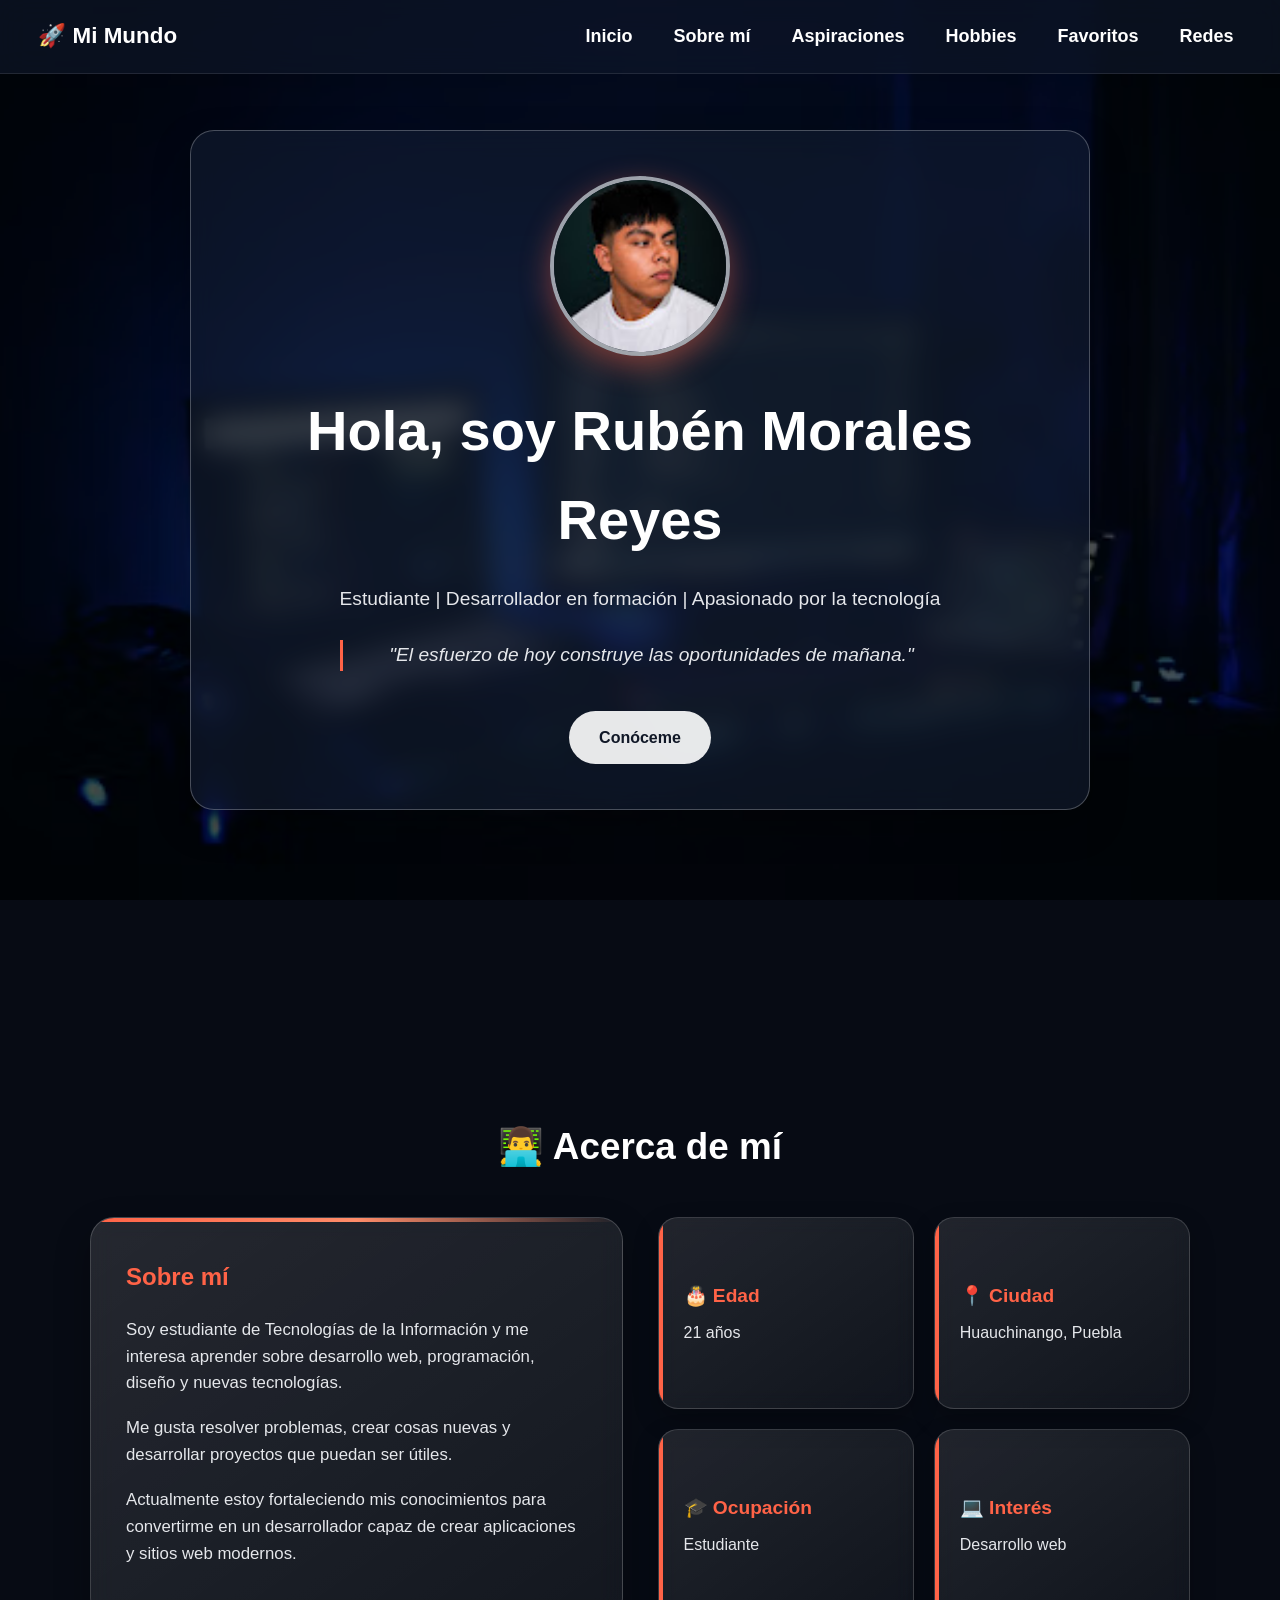
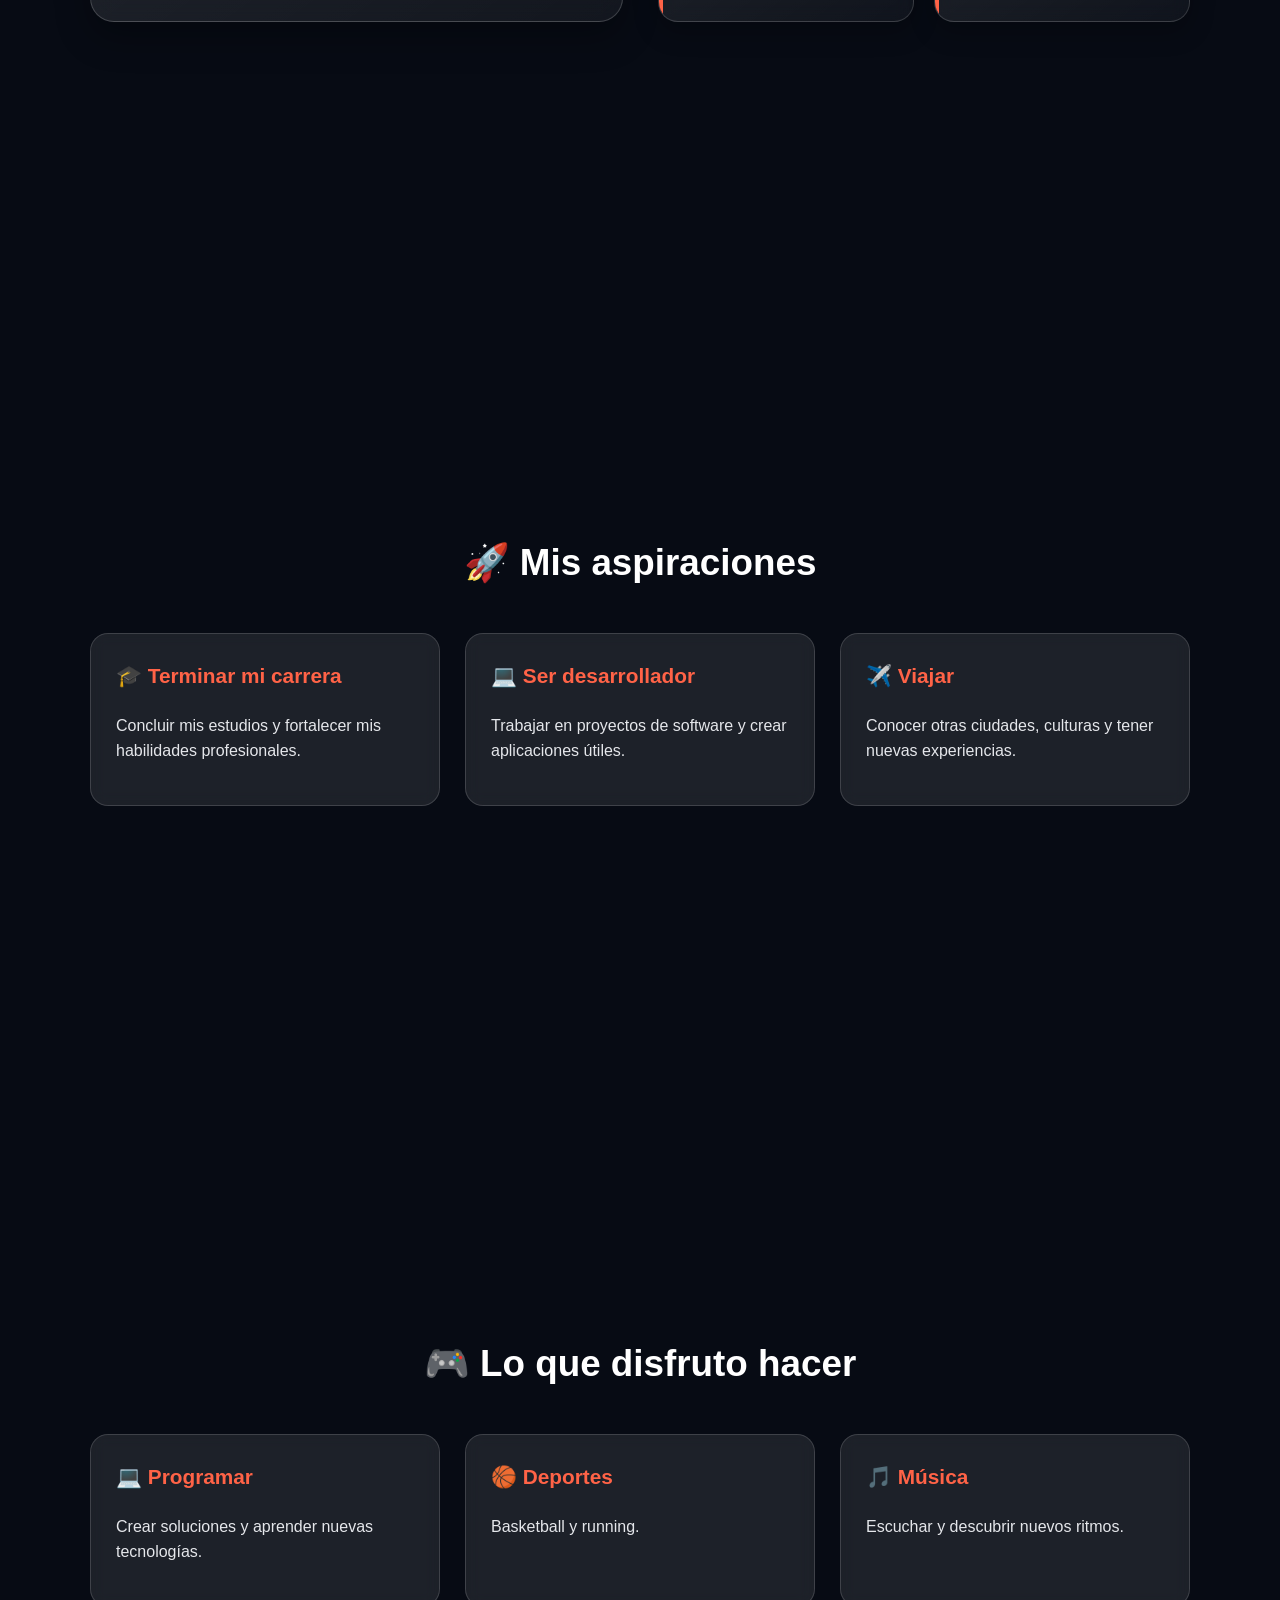
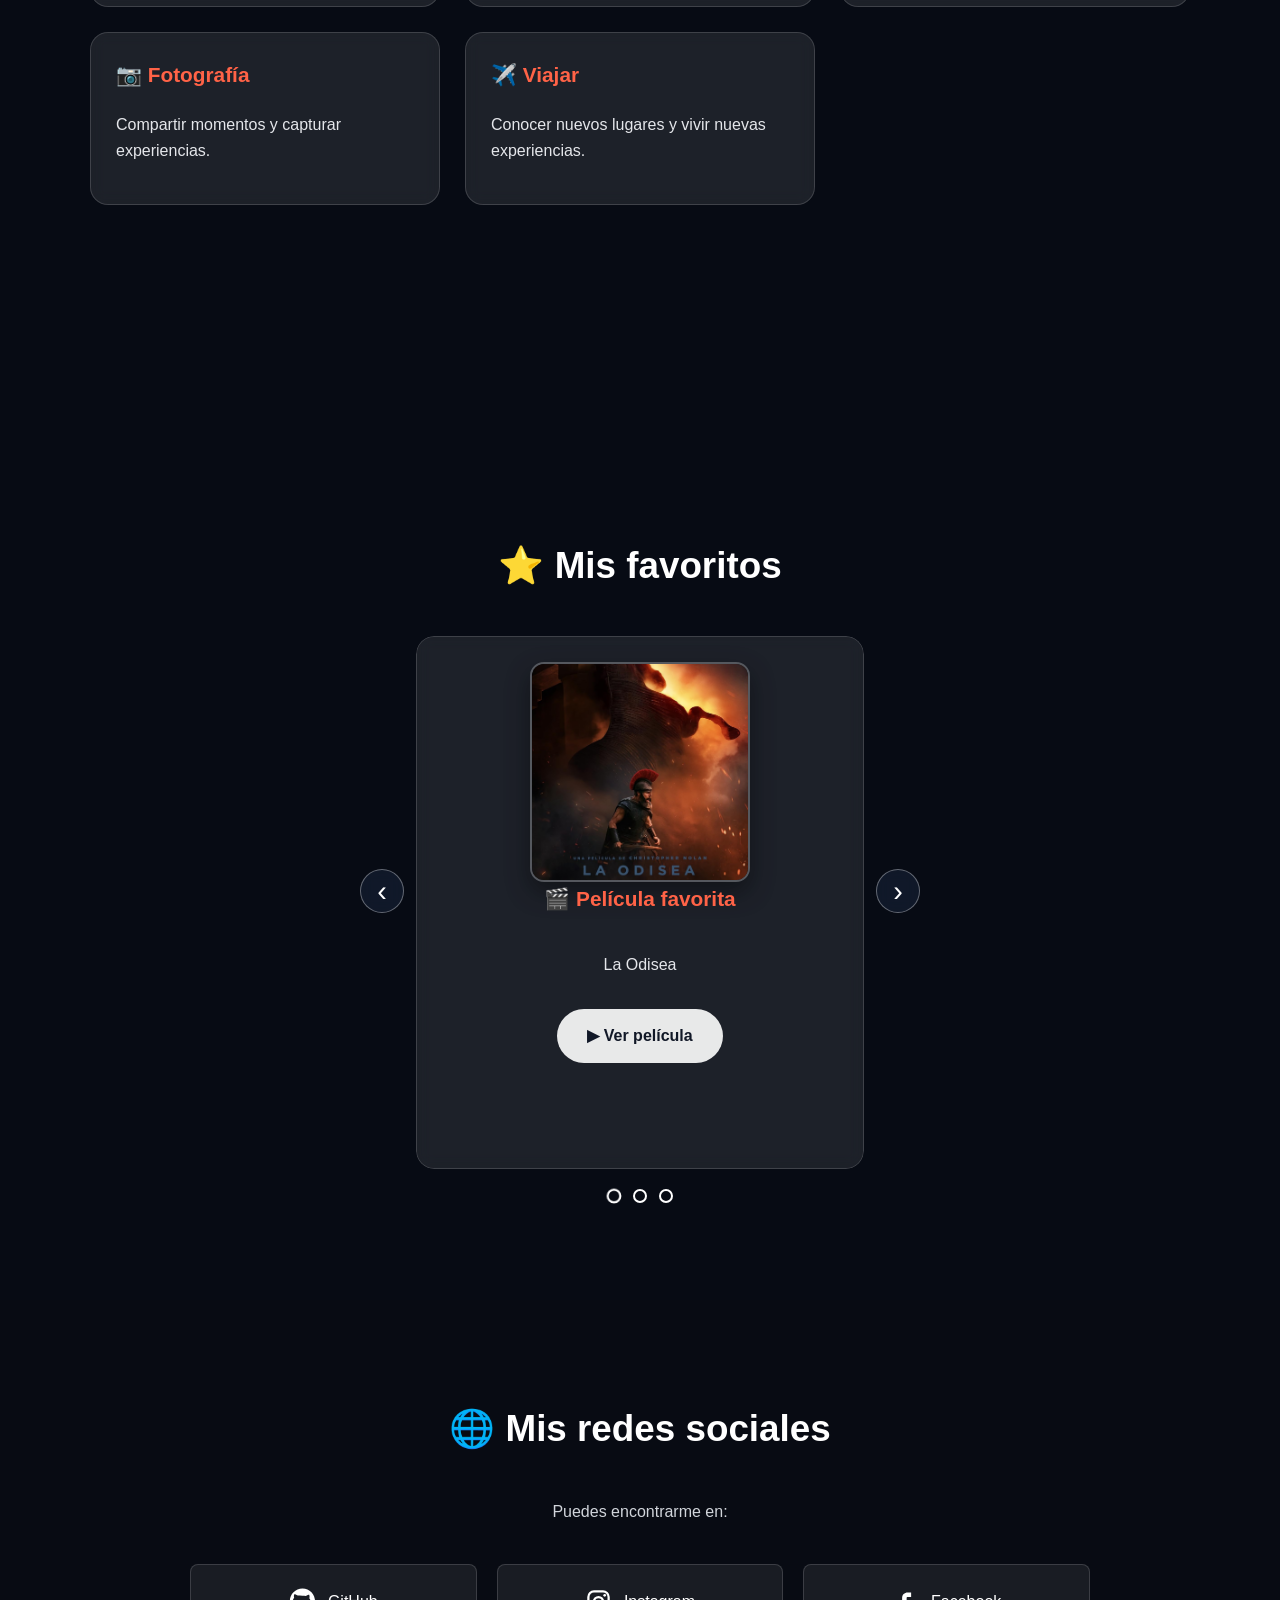
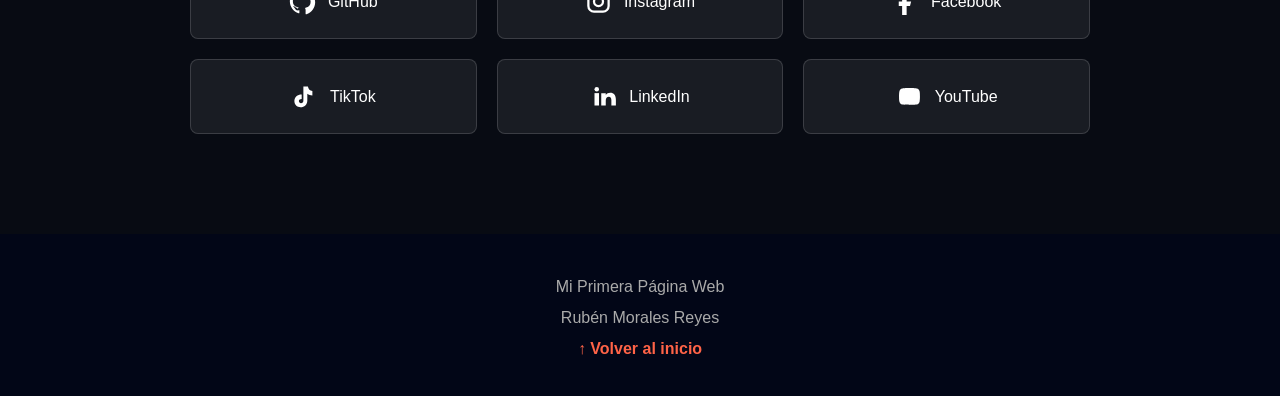
<file: index.html>
<!DOCTYPE html>
<html lang="es">
<head>
    <meta charset="UTF-8">
    <meta name="viewport" content="width=device-width, initial-scale=1.0">
    <title>Rubén Morales Reyes | Portafolio</title>
    <!-- Redirige al portafolio dentro de la carpeta -->
    <meta http-equiv="refresh" content="0; url=practica%2003/index.html">
    <link rel="canonical" href="practica%2003/index.html">
</head>
<body>
    <p>Redirigiendo al portafolio… Si no ocurre automáticamente, haz clic aquí:
        <a href="practica%2003/index.html">Ir al portafolio</a>
    </p>
</body>
</html>
</file>
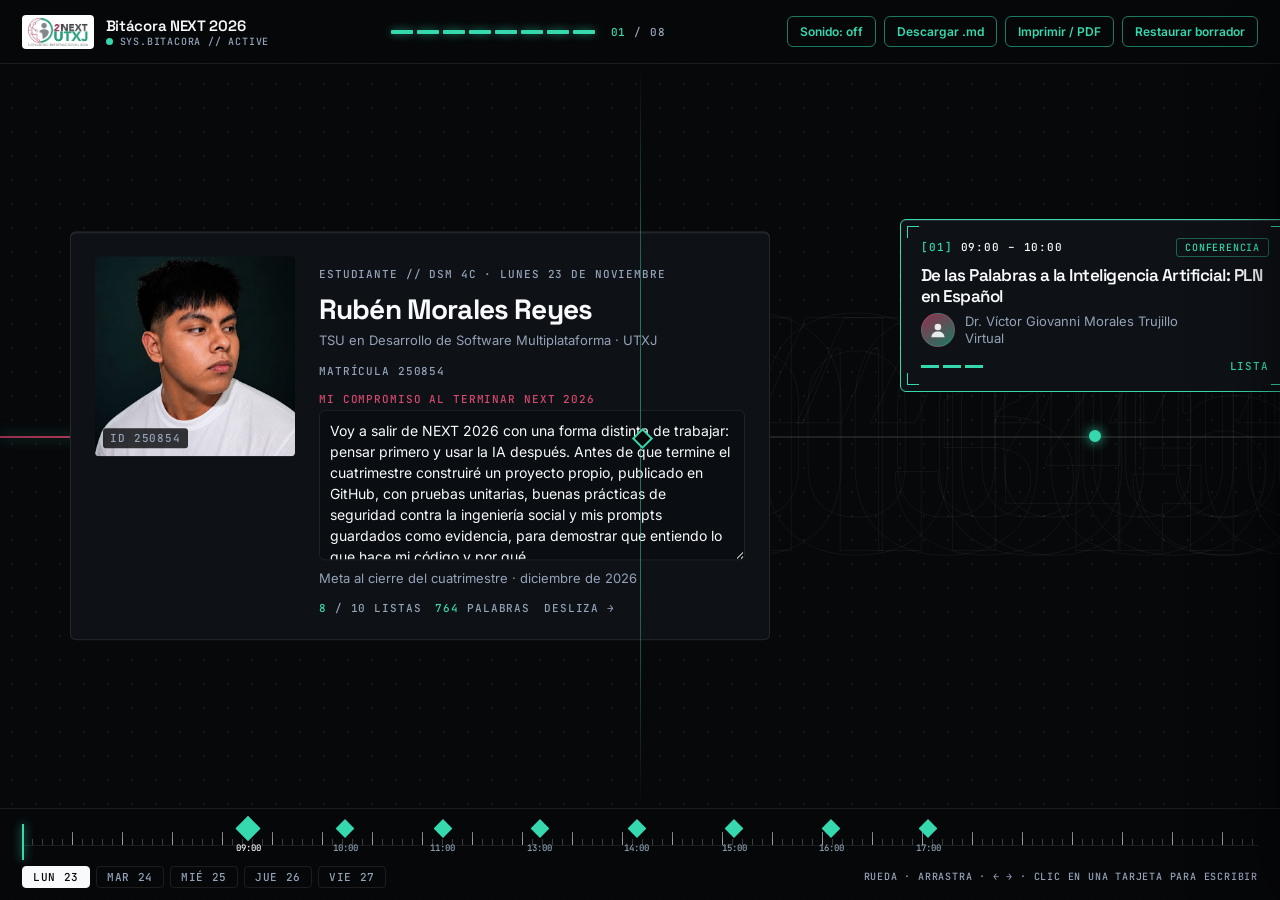
<file: CongresoNEXT26/index.html>
<!doctype html>
<html lang="es">
<head>
<meta charset="utf-8">
<meta name="viewport" content="width=device-width,initial-scale=1">
<title>NEXT UTXJ 2026 · Bitácora de Rubén Morales Reyes</title>
<meta name="description" content="Conclusiones personales, puntos de interés y metas del 2.º Congreso Internacional NEXT UTXJ 2026.">
<link rel="icon" href="assets/img/logo.png">
<link rel="preconnect" href="https://fonts.googleapis.com"><link rel="preconnect" href="https://fonts.gstatic.com" crossorigin>
<link href="https://fonts.googleapis.com/css2?family=Inter:wght@400;500;600&family=JetBrains+Mono:wght@400;500&family=Space+Grotesk:wght@500;600;700&display=swap" rel="stylesheet">
<link rel="stylesheet" href="css/styles.css?v=4">
</head>
<body>
<header class="hud top">
  <div class="brand"><img src="assets/img/logo.png" alt="2.º NEXT UTXJ Congreso Internacional 2026"><div><b>Bitácora NEXT 2026</b><span class="mono"><i class="pulse"></i>SYS.BITACORA // ACTIVE</span></div></div>
  <div class="prog"><div class="segs" id="segs" aria-hidden="true"></div><div class="ctr mono" aria-live="polite"><b id="ctr">01</b> / <span id="tot">08</span></div></div>
  <div class="acts">
    <button id="snd" aria-pressed="false" title="Activar sonido">Sonido: off</button>
    <button id="md">Descargar .md</button>
    <button id="pr">Imprimir / PDF</button>
    <button id="rs">Restaurar borrador</button>
  </div>
</header>

<main id="stage" aria-label="Línea de tiempo del congreso">
  <div id="bgt" aria-hidden="true"></div>
  <div id="track"></div>
  <div id="head" aria-hidden="true"></div>
</main>

<footer class="hud bottom">
  <div id="scrub" aria-label="Regla de tiempo"><div id="ruler"></div><div id="sn"></div><div id="sh"></div></div>
  <div class="drow"><div class="days" id="days" role="group" aria-label="Día del congreso"></div><p class="hint mono">Rueda · arrastra · ← → · clic en una tarjeta para escribir</p></div>
</footer>

<aside id="panel" aria-hidden="true" aria-label="Reflexión de la actividad"></aside>
<div id="printDoc"></div>
<div id="toast" class="toast" role="status"></div>

<script src="js/data.js?v=4"></script>
<script src="js/app.js?v=4"></script>
</body>
</html>
</file>
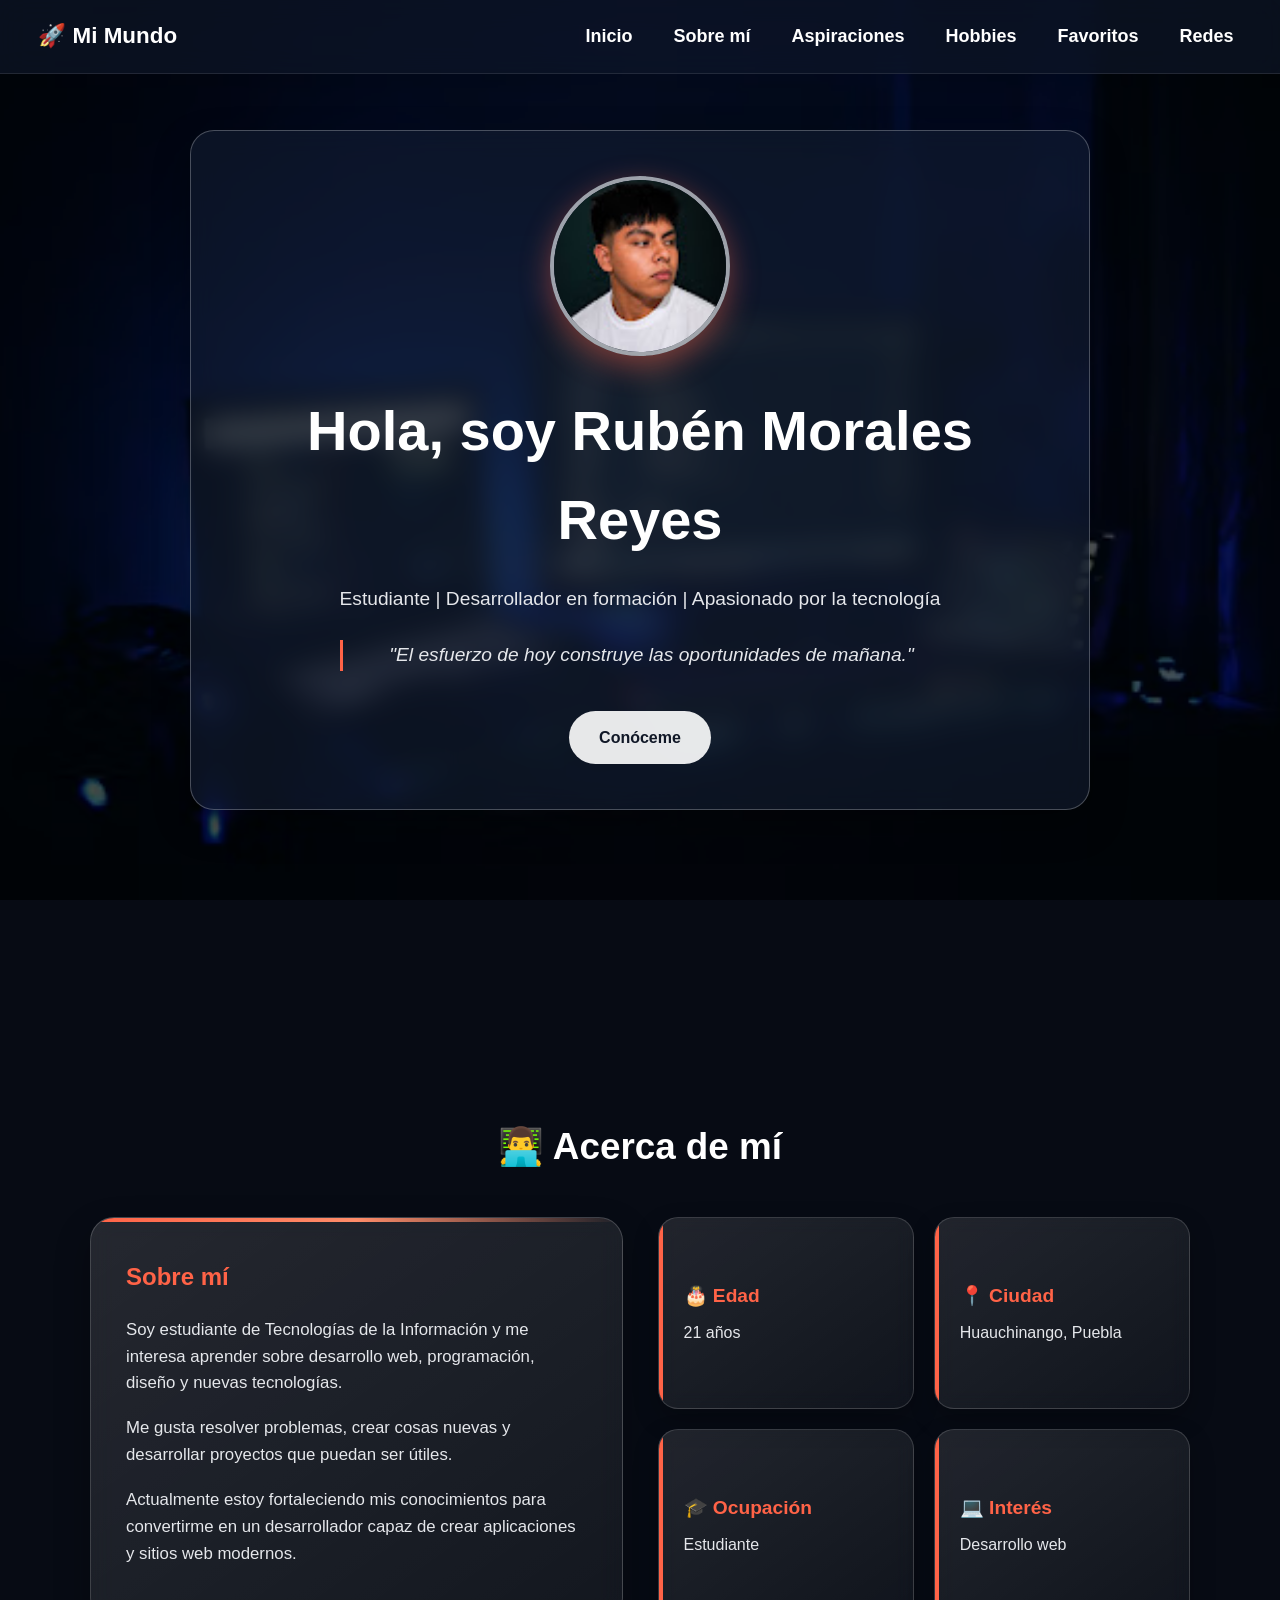
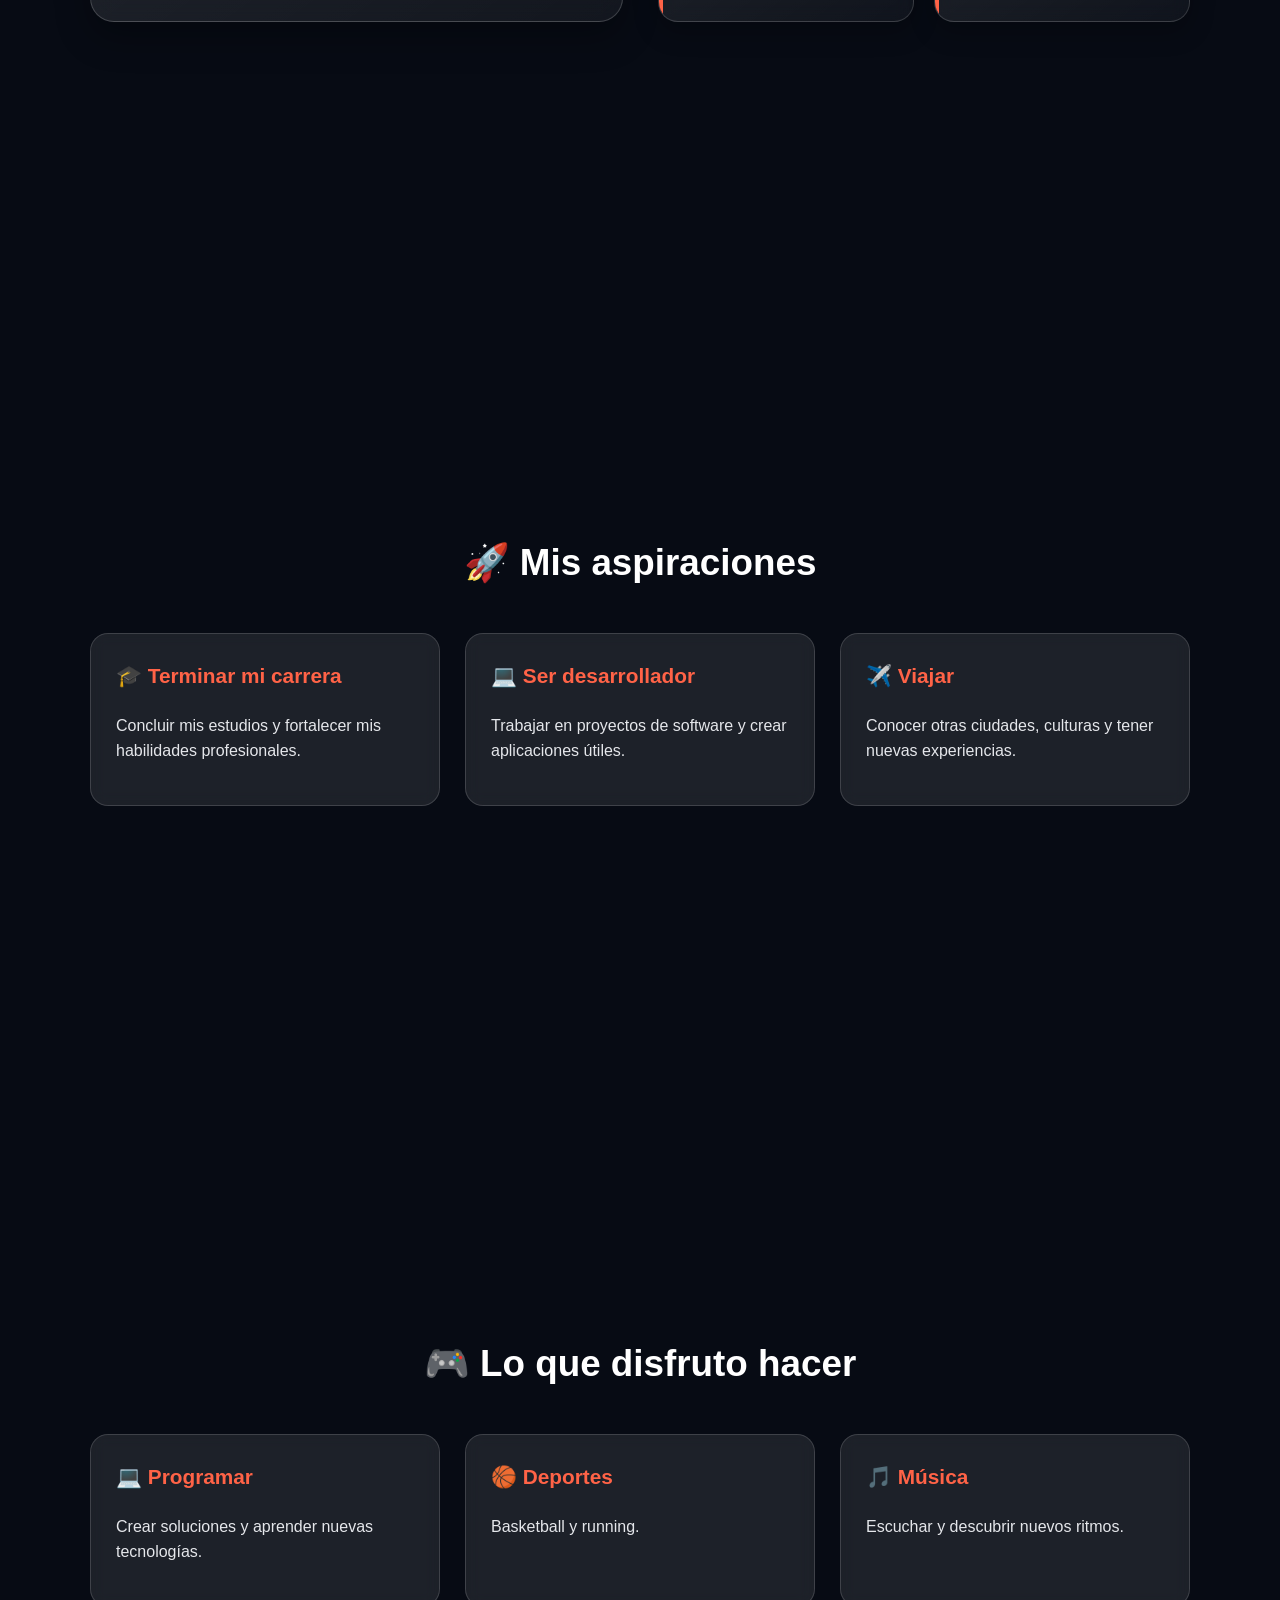
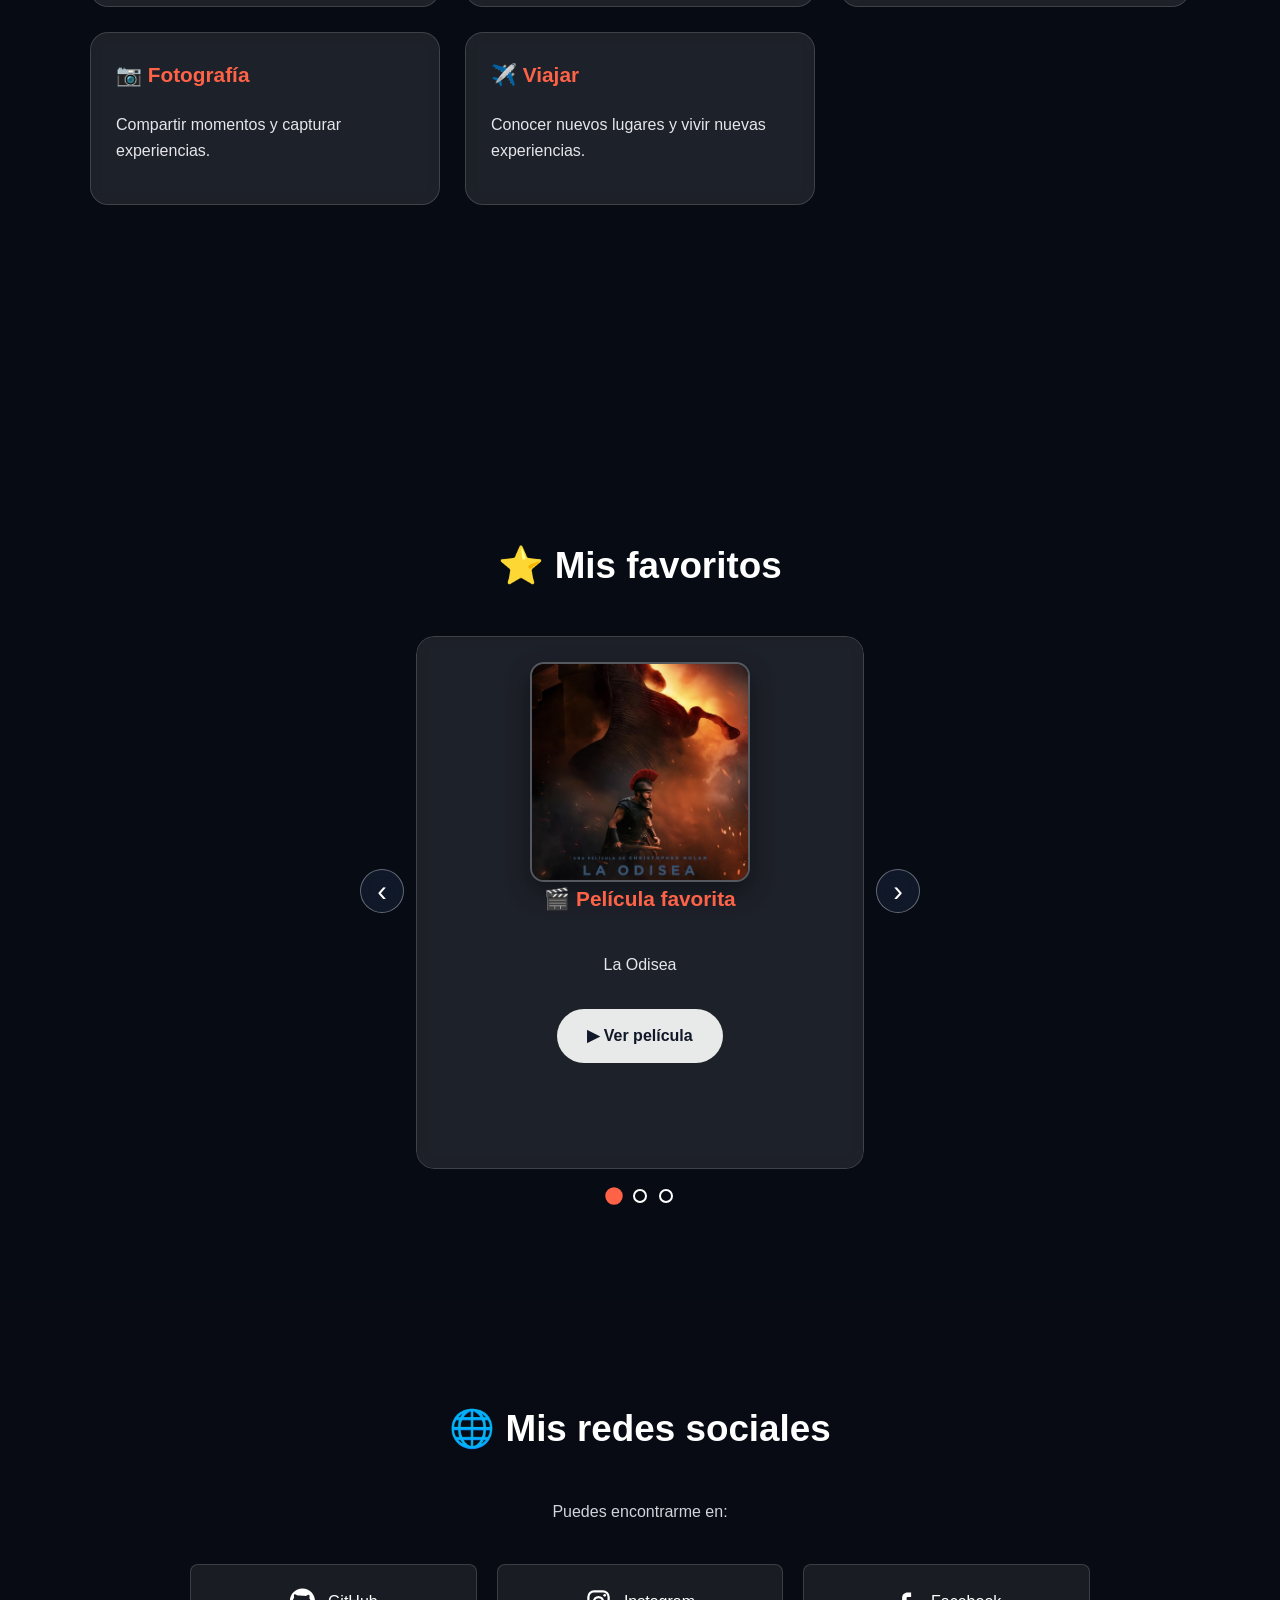
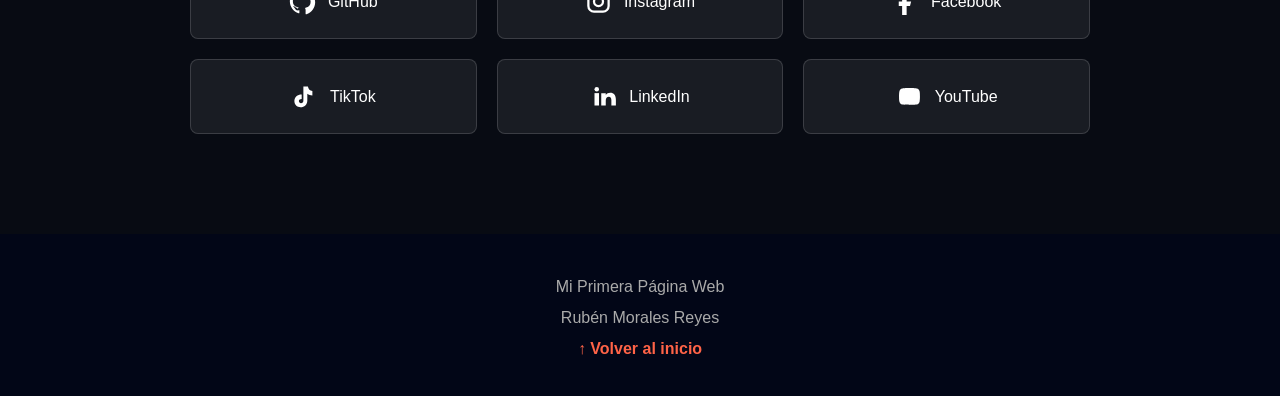
<file: practica 03/index.html>
<!DOCTYPE html>
<html lang="es">

<head>

    <meta charset="UTF-8">

    <meta
        name="viewport"
        content="width=device-width, initial-scale=1.0"
    >

    <title>
        Rubén Morales Reyes | T.S.U en Desarrollo de Software Multiplataforma
    </title>

    <link
        rel="icon"
        href="assets/images/favicoon.ico"
        type="image/x-icon"
    >

    <meta name="description" content="Portafolio personal de Rubén Morales Reyes">

    <link
        rel="stylesheet"
        href="styles/styles.css"
    >

</head>


<body>


<!-- ==================================================
NAVEGACIÓN
================================================== -->

<header class="site-header">
<nav id="navbar" aria-label="Navegación principal">

    <h2>
        🚀 Mi Mundo
    </h2>

    <ul>

        <li>
            <a
                href="#inicio"
                class="menu_option"
            >
                Inicio
            </a>
        </li>

        <li>
            <a
                href="#acerca-de-mi"
                class="menu_option"
            >
                Sobre mí
            </a>
        </li>

        <li>
            <a
                href="#aspiraciones"
                class="menu_option"
            >
                Aspiraciones
            </a>
        </li>

        <li>
            <a
                href="#hobbies"
                class="menu_option"
            >
                Hobbies
            </a>
        </li>

        <li>
            <a
                href="#favoritos"
                class="menu_option"
            >
                Favoritos
            </a>
        </li>

        <li>
            <a
                href="#redes"
                class="menu_option"
            >
                Redes
            </a>
        </li>

    </ul>

</nav>
</header>

<main>


<!-- ==================================================
INICIO
================================================== -->

<section
    id="inicio"
    class="parallax parallax-1"
>

    <div class="glass-hero-card">

        <img
            src="assets/images/perfil.jpg"
            alt="Foto de Rubén Morales Reyes"
            class="profile-img"
        >

        <div class="texto-inicio">

            <h1>
                Hola, soy Rubén Morales Reyes
            </h1>

            <p>
                Estudiante | Desarrollador en formación |
                Apasionado por la tecnología
            </p>

            <blockquote>
                "El esfuerzo de hoy construye las oportunidades de mañana."
            </blockquote>

            <a
                class="boton"
                href="#acerca-de-mi"
            >
                Conóceme
            </a>

        </div>

    </div>

</section>


<!-- ==================================================
SOBRE MÍ
================================================== -->

<section
    id="acerca-de-mi"
    class="parallax parallax-2"
>

    <div class="seccion-contenido">

        <h2>
            👨‍💻 Acerca de mí
        </h2>

        <div class="contenedor">


            <!-- INFORMACIÓN PERSONAL -->

            <div class="card">

                <h3>
                    Sobre mí
                </h3>

                <p>
                    Soy estudiante de Tecnologías de la Información
                    y me interesa aprender sobre desarrollo web,
                    programación, diseño y nuevas tecnologías.
                </p>

                <p>
                    Me gusta resolver problemas, crear cosas nuevas
                    y desarrollar proyectos que puedan ser útiles.
                </p>

                <p>
                    Actualmente estoy fortaleciendo mis conocimientos
                    para convertirme en un desarrollador capaz de
                    crear aplicaciones y sitios web modernos.
                </p>

            </div>


            <!-- DATOS PERSONALES -->

            <div class="datos-personales">


                <article>

                    <h3>
                        🎂 Edad
                    </h3>

                    <p>
                        21 años
                    </p>

                </article>


                <article>

                    <h3>
                        📍 Ciudad
                    </h3>

                    <p>
                        Huauchinango, Puebla
                    </p>

                </article>


                <article>

                    <h3>
                        🎓 Ocupación
                    </h3>

                    <p>
                        Estudiante
                    </p>

                </article>


                <article>

                    <h3>
                        💻 Interés
                    </h3>

                    <p>
                        Desarrollo web
                    </p>

                </article>


            </div>

        </div>

    </div>

</section>


<!-- ==================================================
ASPIRACIONES
================================================== -->

<section
    id="aspiraciones"
    class="parallax parallax-3"
>

    <div class="seccion-contenido">

        <h2>
            🚀 Mis aspiraciones
        </h2>

        <div class="cards-container">


            <article>

                <h3>
                    🎓 Terminar mi carrera
                </h3>

                <p>
                    Concluir mis estudios y fortalecer mis
                    habilidades profesionales.
                </p>

            </article>


            <article>

                <h3>
                    💻 Ser desarrollador
                </h3>

                <p>
                    Trabajar en proyectos de software y crear
                    aplicaciones útiles.
                </p>

            </article>


            <article>

                <h3>
                    ✈️ Viajar
                </h3>

                <p>
                    Conocer otras ciudades, culturas y tener
                    nuevas experiencias.
                </p>

            </article>


        </div>

    </div>

</section>


<!-- ==================================================
HOBBIES
================================================== -->

<section
    id="hobbies"
    class="parallax parallax-4"
>

    <div class="seccion-contenido">

        <h2>
            🎮 Lo que disfruto hacer
        </h2>

        <div class="cards-container">


            <article>

                <h3>
                    💻 Programar
                </h3>

                <p>
                    Crear soluciones y aprender nuevas
                    tecnologías.
                </p>

            </article>


            <article>

                <h3>
                    🏀 Deportes
                </h3>

                <p>
                    Basketball y running.
                </p>

            </article>


            <article>

                <h3>
                    🎵 Música
                </h3>

                <p>
                    Escuchar y descubrir nuevos ritmos.
                </p>

            </article>


            <article>

                <h3>
                    📷 Fotografía
                </h3>

                <p>
                    Compartir momentos y capturar experiencias.
                </p>

            </article>


            <article>

                <h3>
                    ✈️ Viajar
                </h3>

                <p>
                    Conocer nuevos lugares y vivir nuevas
                    experiencias.
                </p>

            </article>


        </div>

    </div>

</section>


<!-- ==================================================
FAVORITOS
================================================== -->

<section
    id="favoritos"
    class="parallax parallax-5"
>

    <div class="seccion-contenido">

        <h2>
            ⭐ Mis favoritos
        </h2>

        <!-- CARRUSEL: 3 tarjetas (película, canción, libro) -->
        <div
            id="carrusel"
            class="carrusel"
            role="region"
            aria-roledescription="carrusel"
            aria-label="Mis favoritos"
            tabindex="0"
        >

            <div class="carrusel-viewport">
                <div class="carrusel-track" id="carrusel-track">

                    <article class="slide" aria-roledescription="diapositiva">
                        <img src="assets/images/odisea.jpg" alt="Imagen de la película La Odisea" class="portada-slide">
                        <h3>🎬 Película favorita</h3>
                        <p>La Odisea</p>
                        <button type="button" class="boton boton-modal" data-modal="video">▶ Ver película</button>
                    </article>

                    <article class="slide" aria-roledescription="diapositiva">
                        <img src="assets/music/portada.jpg" alt="Portada de Mandragora - Me Gustas" class="portada-slide">
                        <h3>🎵 Canción favorita</h3>
                        <p>Mandragora - Me Gustas</p>
                        <button type="button" class="boton boton-modal" data-modal="audio">🎧 Escuchar canción</button>
                    </article>

                    <article class="slide" aria-roledescription="diapositiva">
                        <img src="assets/images/el-perfume.jpg" alt="Portada del libro El Perfume" class="portada-slide portada-slide-libro">
                        <h3>📖 Libro favorito</h3>
                        <p>El Perfume</p>
                        <button type="button" class="boton boton-modal" data-modal="pdf">📄 Leer libro (PDF)</button>
                    </article>

                </div>
            </div>

            <button type="button" class="carrusel-btn carrusel-prev" id="carrusel-prev" aria-label="Favorito anterior">‹</button>
            <button type="button" class="carrusel-btn carrusel-next" id="carrusel-next" aria-label="Favorito siguiente">›</button>

            <div class="carrusel-dots" id="carrusel-dots">
                <button type="button" class="dot" aria-label="Ir a película favorita"></button>
                <button type="button" class="dot" aria-label="Ir a canción favorita"></button>
                <button type="button" class="dot" aria-label="Ir a libro favorito"></button>
            </div>

            <p class="visually-hidden" id="carrusel-estado" aria-live="polite"></p>

        </div>

    </div>

</section>


<!-- MODAL DE PANTALLA COMPLETA (video, audio y PDF comparten el mismo modal) -->
<div id="modal" class="modal" role="dialog" aria-modal="true" aria-labelledby="modal-titulo" hidden>
    <div class="modal-box">

        <div class="modal-header">
            <h2 id="modal-titulo">Favorito</h2>
            <button type="button" class="modal-close" id="modal-close" aria-label="Cerrar ventana">✕</button>
        </div>

        <div class="modal-body">

            <div class="modal-panel" data-panel="video" hidden>
                <video id="modal-video" controls preload="none" poster="assets/images/odisea.jpg">
                    <source src="assets/videos/la-odisea.mp4" type="video/mp4">
                    Tu navegador no soporta el reproductor de video.
                </video>
            </div>

            <div class="modal-panel modal-panel-audio" data-panel="audio" hidden>
                <img src="assets/music/portada.jpg" alt="Portada de Mandragora - Me Gustas" class="portada-cancion">
                <p>Mandragora - Me Gustas</p>
                <audio id="modal-audio" controls preload="none">
                    <source src="assets/music/me-gustas.mp3" type="audio/mpeg">
                    Tu navegador no soporta el reproductor de audio.
                </audio>
            </div>

            <div class="modal-panel" data-panel="pdf" hidden>
                <iframe id="modal-pdf" title="Libro El Perfume (PDF)"></iframe>
                <p class="modal-nota">
                    ¿No se ve el PDF?
                    <a href="assets/documents/libro.pdf" target="_blank" rel="noopener noreferrer">Ábrelo en una pestaña nueva</a>.
                </p>
            </div>

        </div>
    </div>
</div>


<!-- ==================================================
REDES SOCIALES
================================================== -->

<section id="redes">

    <h2>
        🌐 Mis redes sociales
    </h2>

    <p>
        Puedes encontrarme en:
    </p>


    <div class="social-container">


        <!-- ==================================================
        GITHUB
        ================================================== -->

        <a
            href="https://github.com/"
            target="_blank"
            rel="noopener noreferrer"
            aria-label="GitHub"
        >

            <svg viewBox="0 0 24 24" aria-hidden="true" focusable="false">

                <path
                    fill="currentColor"
                    d="M12 .5C5.73.5.75 5.48.75 11.75c0
                    5.01 3.24 9.26 7.73 10.76.56.1.77-.24.77-.54
                    0-.27-.01-1.16-.02-2.1-3.15.68-3.81-1.34
                    -3.81-1.34-.51-1.3-1.25-1.65-1.25-1.65
                    -1.02-.7.08-.68.08-.68 1.13.08 1.73
                    1.16 1.73 1.16 1 .1 1.54.76 1.91
                    1.33.1-.72.39-1.21.71-1.49-2.52-.29
                    -5.17-1.26-5.17-5.6 0-1.24.44-2.25
                    1.16-3.04-.12-.29-.5-1.46.11-3
                    0 0 .95-.3 3.11 1.16A10.8 10.8
                    0 0112 6.84c.96 0 1.93.13 2.83.38
                    2.16-1.46 3.11-1.16 3.11-1.16.61
                    1.54.23 2.71.11 3 .72.79 1.16
                    1.8 1.16 3.04 0 4.35-2.66 5.31
                    -5.19 5.59.4.34.75 1.02.75 2.06
                    0 1.49-.01 2.69-.01 3.06
                    0 .3.2.65.78.54 4.48-1.5
                    7.72-5.75 7.72-10.76C23.25
                    5.48 18.27.5 12 .5z"
                />

            </svg>

            <span>
                GitHub
            </span>

        </a>


        <!-- ==================================================
        INSTAGRAM
        ================================================== -->

        <a
            href="https://www.instagram.com/"
            target="_blank"
            rel="noopener noreferrer"
            aria-label="Instagram"
        >

            <svg viewBox="0 0 24 24" aria-hidden="true" focusable="false">

                <rect
                    x="3"
                    y="3"
                    width="18"
                    height="18"
                    rx="5"
                    fill="none"
                    stroke="currentColor"
                    stroke-width="2"
                />

                <circle
                    cx="12"
                    cy="12"
                    r="4"
                    fill="none"
                    stroke="currentColor"
                    stroke-width="2"
                />

                <circle
                    cx="17.5"
                    cy="6.5"
                    r="1.2"
                    fill="currentColor"
                />

            </svg>

            <span>
                Instagram
            </span>

        </a>


        <!-- ==================================================
        FACEBOOK
        ================================================== -->

        <a
            href="https://www.facebook.com/"
            target="_blank"
            rel="noopener noreferrer"
            aria-label="Facebook"
        >

            <svg viewBox="0 0 24 24" aria-hidden="true" focusable="false">

                <path
                    fill="currentColor"
                    d="M14 8h3V4h-3c-3 0-5 2-5 5v3H6v4h3v8h4v-8h3l1-4h-4V9
                    c0-.7.3-1 1-1z"
                />

            </svg>

            <span>
                Facebook
            </span>

        </a>


        <!-- ==================================================
        TIKTOK
        ================================================== -->

        <a
            href="https://www.tiktok.com/"
            target="_blank"
            rel="noopener noreferrer"
            aria-label="TikTok"
        >

            <svg viewBox="0 0 24 24" aria-hidden="true" focusable="false">

                <path
                    fill="currentColor"
                    d="M15 3c.5 2.3 1.8 3.8 4 4v4
                    c-1.7 0-3.2-.5-4.5-1.5v6
                    c0 3.6-2.6 6-6 6
                    -3.2 0-5.5-2.4-5.5-5.5
                    0-3.4 2.7-5.8 6.5-5.8v4
                    c-1.5 0-2.5.7-2.5 1.9
                    0 1.1.8 1.9 1.9 1.9
                    1.3 0 2.1-.9 2.1-2.4V3z"
                />

            </svg>

            <span>
                TikTok
            </span>

        </a>


        <!-- ==================================================
        LINKEDIN
        ================================================== -->

        <a
            href="https://www.linkedin.com/"
            target="_blank"
            rel="noopener noreferrer"
            aria-label="LinkedIn"
        >

            <svg viewBox="0 0 24 24" aria-hidden="true" focusable="false">

                <rect
                    x="4"
                    y="9"
                    width="4"
                    height="11"
                    fill="currentColor"
                />

                <circle
                    cx="6"
                    cy="5.5"
                    r="2"
                    fill="currentColor"
                />

                <path
                    fill="currentColor"
                    d="M10 9h4v1.6
                    c1-1.3 2.2-2 4-2
                    3.2 0 5 2.1 5 6.2V20h-4v-4.6
                    c0-2-.7-3.1-2.2-3.1
                    -1.8 0-2.8 1.3-2.8 3.4V20h-4z"
                />

            </svg>

            <span>
                LinkedIn
            </span>

        </a>


        <!-- ==================================================
        YOUTUBE
        ================================================== -->

        <a
            href="https://www.youtube.com/"
            target="_blank"
            rel="noopener noreferrer"
            aria-label="YouTube"
        >

            <svg viewBox="0 0 24 24" aria-hidden="true" focusable="false">

                <path
                    fill="currentColor"
                    d="M21 7.5
                    c-.2-1.4-1.2-2.5-2.6-2.7
                    C16.4 4.5 12 4.5 12 4.5
                    s-4.4 0-6.4.3
                    C4.2 5 3.2 6.1 3 7.5
                    2.7 9 2.7 12 2.7 12
                    s0 3 .3 4.5
                    c.2 1.4 1.2 2.5 2.6 2.7
                    2 .3 6.4.3 6.4.3
                    s4.4 0 6.4-.3
                    c1.4-.2 2.4-1.3 2.6-2.7
                    .3-1.5.3-4.5.3-4.5
                    s0-3-.3-4.5z"
                />

                <polygon
                    points="10,9 16,12 10,15"
                    fill="white"
                />

            </svg>

            <span>
                YouTube
            </span>

        </a>


    </div>

</section>


<!-- ==================================================
FOOTER
================================================== -->

</main>

<footer>

    <p>
        Mi Primera Página Web
    </p>

    <p>
        Rubén Morales Reyes
    </p>

    <a href="#inicio">
        ↑ Volver al inicio
    </a>

</footer>


<!-- JavaScript externo: carrusel + modal -->
<script src="js/script.js" defer></script>

</body>

</html>
</file>
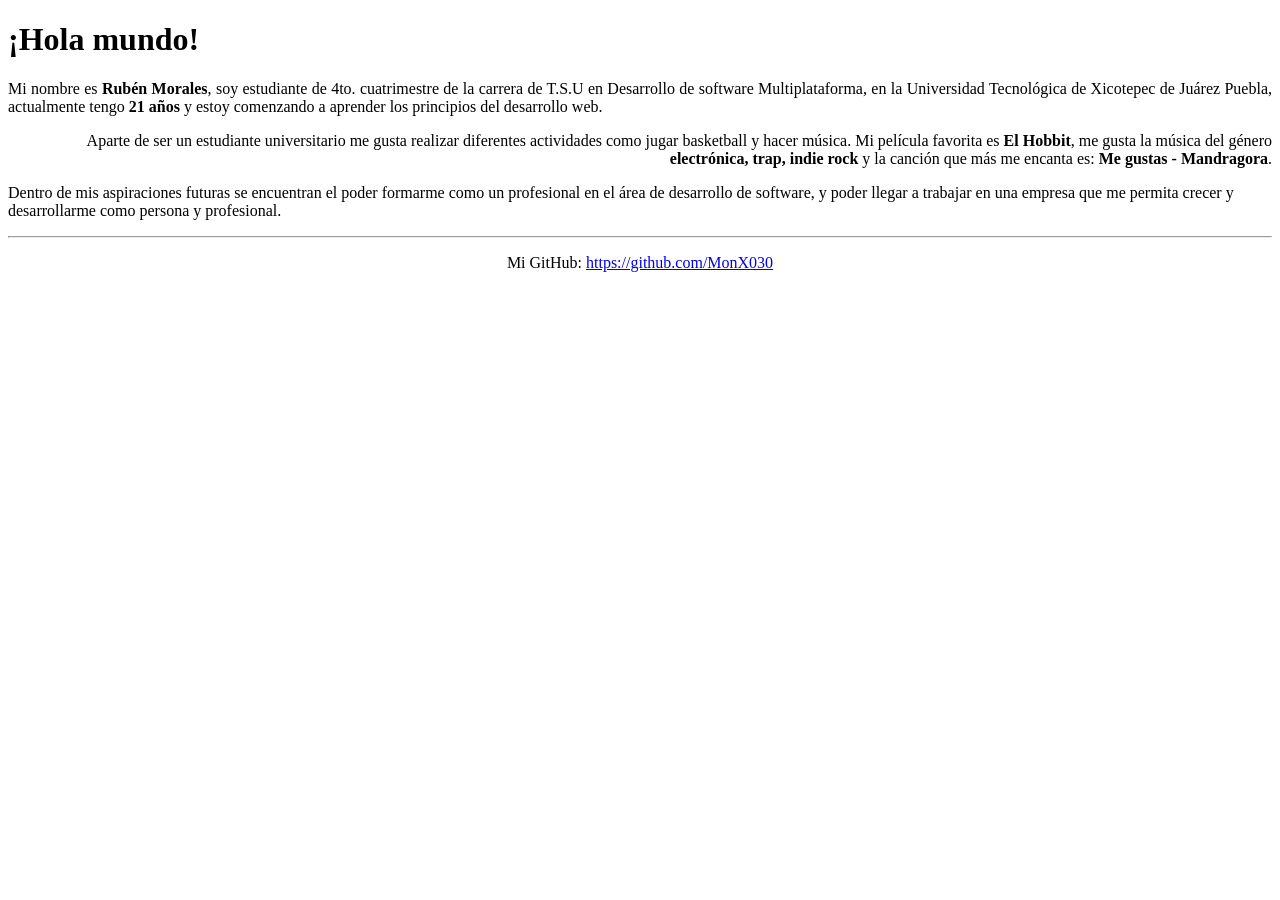
<file: practica 02/helloworld.html>
<!DOCTYPE html>
<html lang="es_MX">
<head>
    <meta charset="UTF-8">
    <meta name="viewport" content="width=device-width, initial-scale=1.0">
    <link rel="icon" type="image/x-icon" href="../favicon.ico">
    <title>Document</title>
</head>
<body>
    <h1>¡Hola mundo!</h1>

    <p align="justify">
        Mi nombre es <b>Rubén Morales</b>, soy estudiante de 4to. cuatrimestre de la 
        carrera de T.S.U en Desarrollo de software Multiplataforma, en la Universidad Tecnológica de Xicotepec de Juárez Puebla, actualmente tengo <b>21 años</b> y estoy
        comenzando a aprender los principios del desarrollo web.
    </p>

    <p align="right">
        Aparte de ser un estudiante universitario me gusta realizar 
        diferentes actividades como jugar basketball y hacer música. 
        Mi película favorita es <b>El Hobbit</b>, me gusta la música del género <b>electrónica, trap, indie rock</b> 
        y la canción que más me encanta es: <b>Me gustas - Mandragora</b>.
    </p>

    <p align="left">
        Dentro de mis aspiraciones futuras se encuentran el poder formarme como un profesional 
        en el área de desarrollo de software, y poder llegar a trabajar en una 
        empresa que me permita crecer y desarrollarme como persona y profesional.
    </p>

    <hr>

    <p p align="center">
        Mi GitHub: <a href="https://github.com/MonX030" target="_blank">https://github.com/MonX030</a>
    </p>
</body>
</html>
</file>
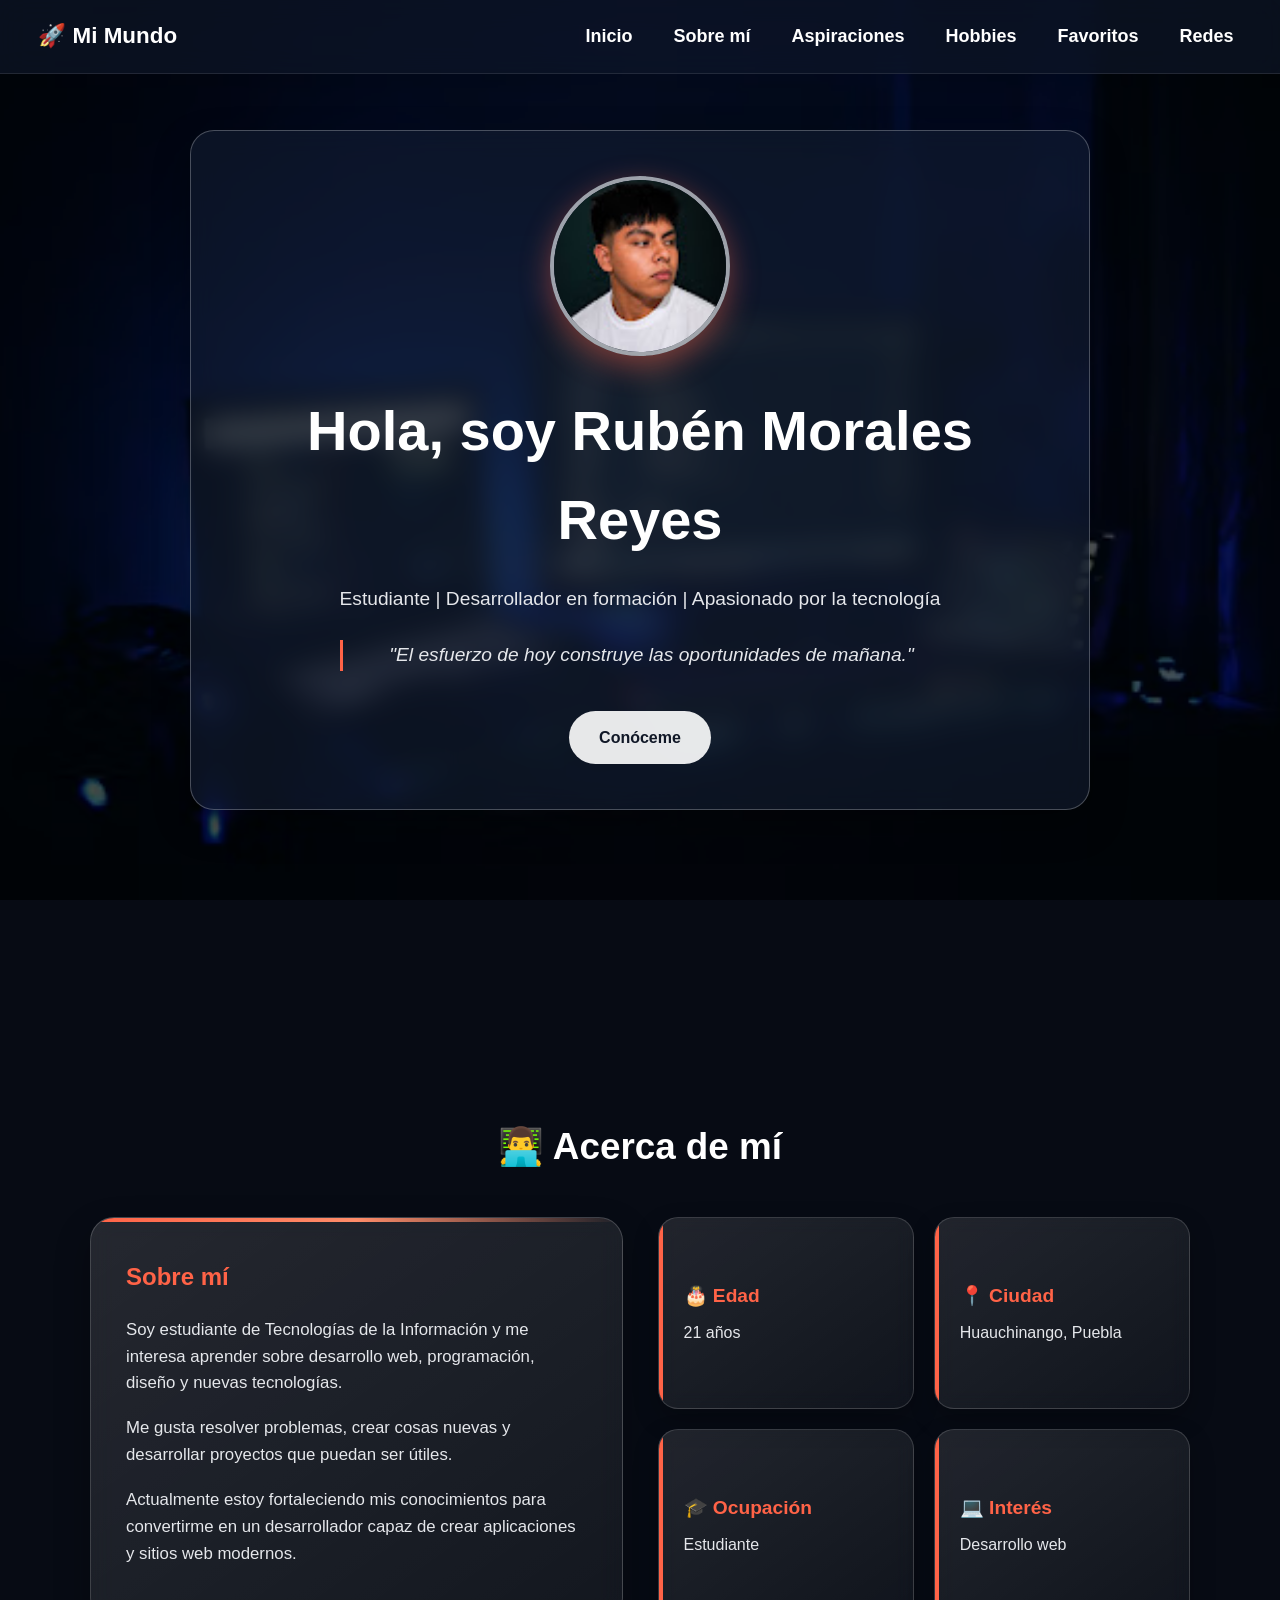
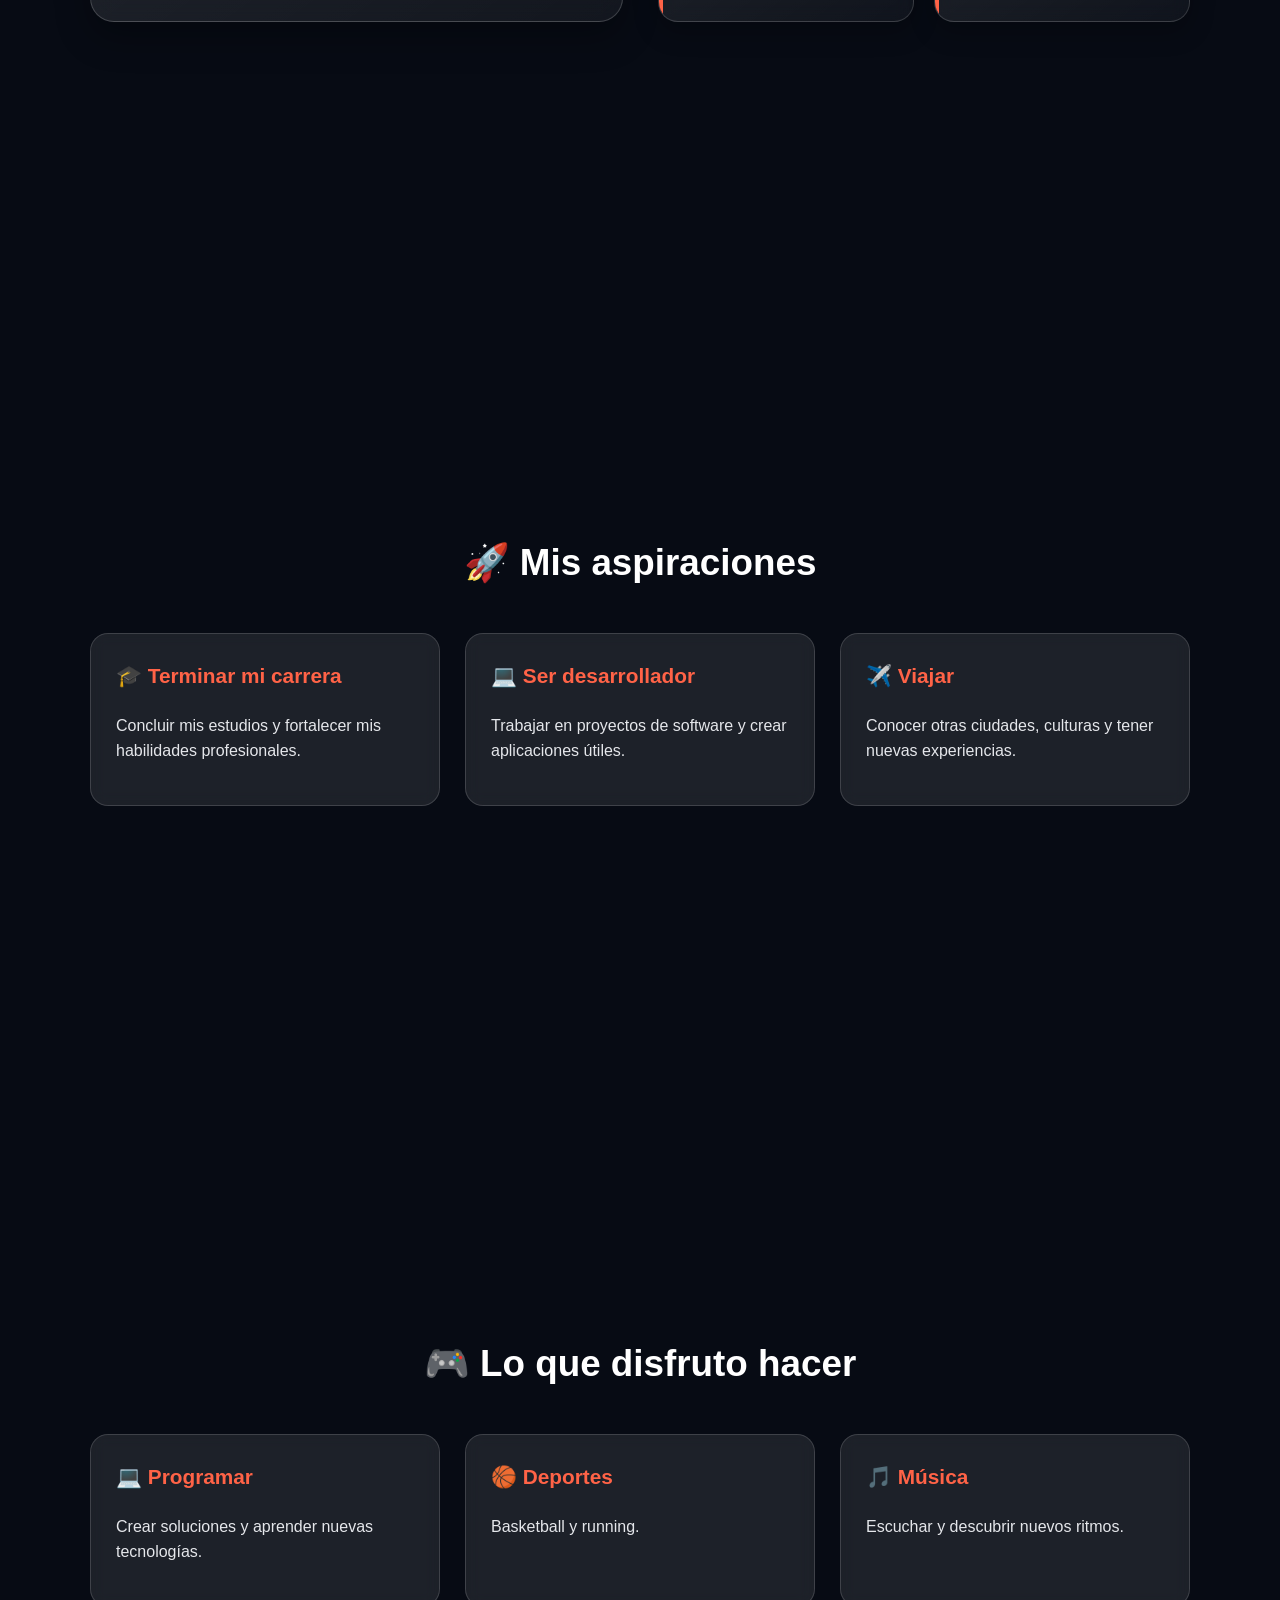
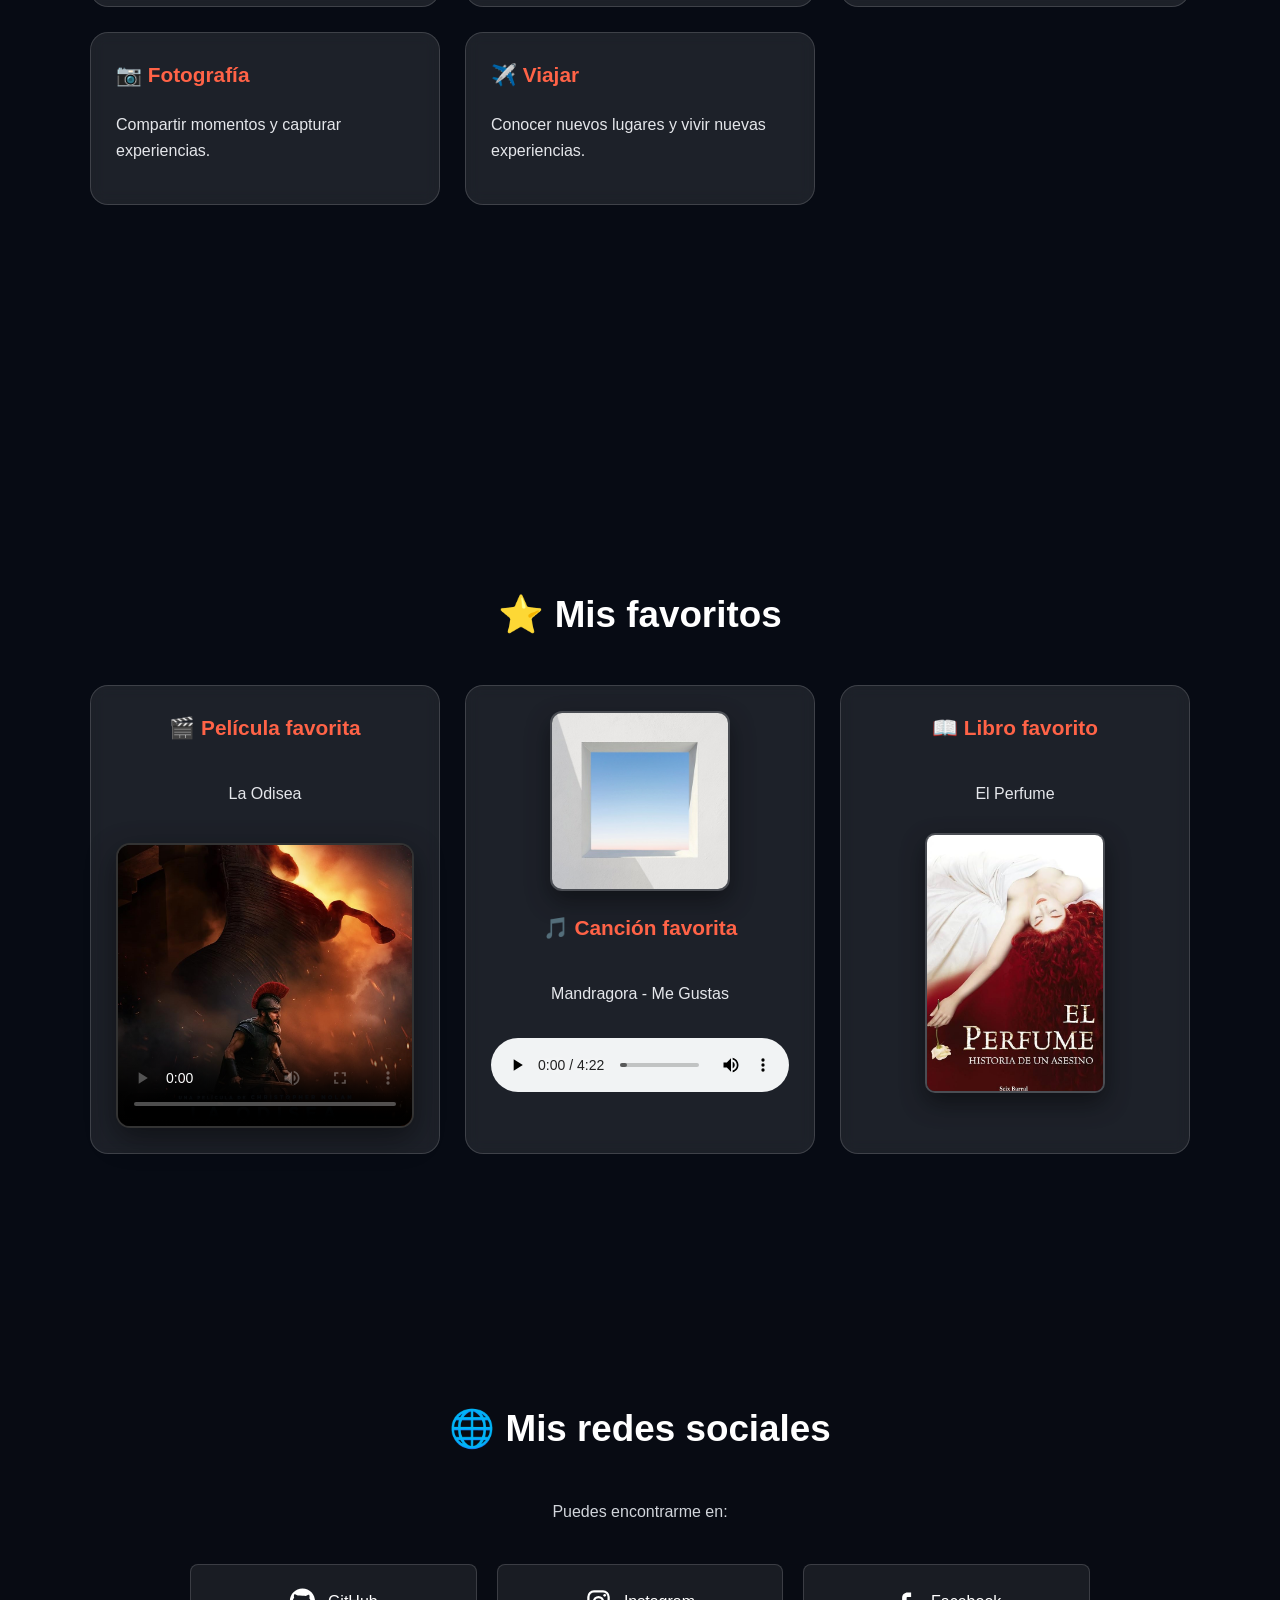
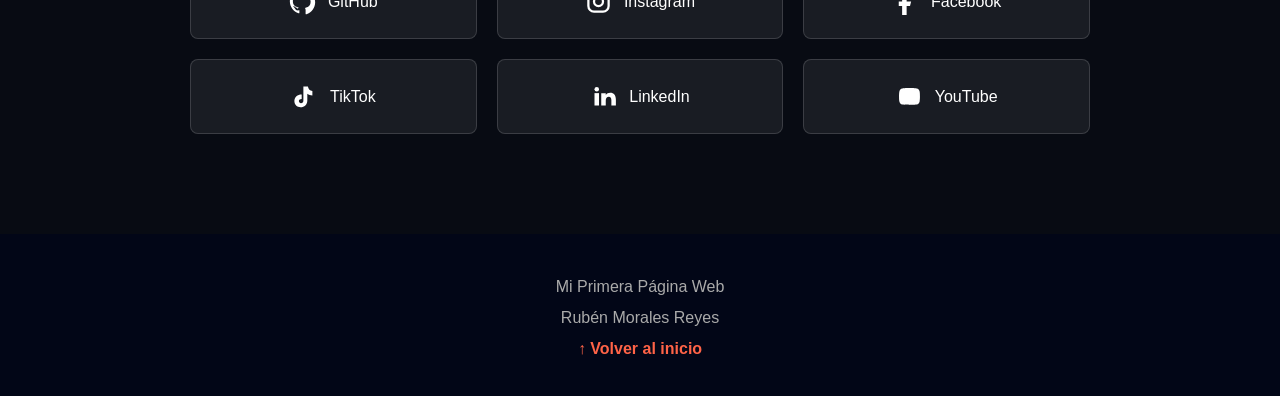
<file: practica 03/miperfil.html>
<!DOCTYPE html>
<html lang="es">

<head>

    <meta charset="UTF-8">

    <meta
        name="viewport"
        content="width=device-width, initial-scale=1.0"
    >

    <title>
        Rubén Morales Reyes | T.S.U en Desarrollo de Software Multiplataforma
    </title>

    <link
        rel="icon"
        href="assets/images/favicoon.ico"
        type="image/x-icon"
    >

    <link
        rel="stylesheet"
        href="styles/styles.css"
    >

</head>


<body>


<!-- ==================================================
NAVEGACIÓN
================================================== -->

<nav id="navbar">

    <h2>
        🚀 Mi Mundo
    </h2>

    <ul>

        <li>
            <a
                href="#inicio"
                class="menu_option"
            >
                Inicio
            </a>
        </li>

        <li>
            <a
                href="#acerca-de-mi"
                class="menu_option"
            >
                Sobre mí
            </a>
        </li>

        <li>
            <a
                href="#aspiraciones"
                class="menu_option"
            >
                Aspiraciones
            </a>
        </li>

        <li>
            <a
                href="#hobbies"
                class="menu_option"
            >
                Hobbies
            </a>
        </li>

        <li>
            <a
                href="#favoritos"
                class="menu_option"
            >
                Favoritos
            </a>
        </li>

        <li>
            <a
                href="#redes"
                class="menu_option"
            >
                Redes
            </a>
        </li>

    </ul>

</nav>


<!-- ==================================================
INICIO
================================================== -->

<header
    id="inicio"
    class="parallax parallax-1"
>

    <div class="glass-hero-card">

        <img
            src="assets/images/perfil.jpg"
            alt="Foto de Rubén Morales Reyes"
            class="profile-img"
        >

        <div class="texto-inicio">

            <h1>
                Hola, soy Rubén Morales Reyes
            </h1>

            <p>
                Estudiante | Desarrollador en formación |
                Apasionado por la tecnología
            </p>

            <blockquote>
                "El esfuerzo de hoy construye las oportunidades de mañana."
            </blockquote>

            <a
                class="boton"
                href="#acerca-de-mi"
            >
                Conóceme
            </a>

        </div>

    </div>

</header>


<!-- ==================================================
SOBRE MÍ
================================================== -->

<section
    id="acerca-de-mi"
    class="parallax parallax-2"
>

    <div class="seccion-contenido">

        <h2>
            👨‍💻 Acerca de mí
        </h2>

        <div class="contenedor">


            <!-- INFORMACIÓN PERSONAL -->

            <div class="card">

                <h3>
                    Sobre mí
                </h3>

                <p>
                    Soy estudiante de Tecnologías de la Información
                    y me interesa aprender sobre desarrollo web,
                    programación, diseño y nuevas tecnologías.
                </p>

                <p>
                    Me gusta resolver problemas, crear cosas nuevas
                    y desarrollar proyectos que puedan ser útiles.
                </p>

                <p>
                    Actualmente estoy fortaleciendo mis conocimientos
                    para convertirme en un desarrollador capaz de
                    crear aplicaciones y sitios web modernos.
                </p>

            </div>


            <!-- DATOS PERSONALES -->

            <div class="datos-personales">


                <article>

                    <h3>
                        🎂 Edad
                    </h3>

                    <p>
                        21 años
                    </p>

                </article>


                <article>

                    <h3>
                        📍 Ciudad
                    </h3>

                    <p>
                        Huauchinango, Puebla
                    </p>

                </article>


                <article>

                    <h3>
                        🎓 Ocupación
                    </h3>

                    <p>
                        Estudiante
                    </p>

                </article>


                <article>

                    <h3>
                        💻 Interés
                    </h3>

                    <p>
                        Desarrollo web
                    </p>

                </article>


            </div>

        </div>

    </div>

</section>


<!-- ==================================================
ASPIRACIONES
================================================== -->

<section
    id="aspiraciones"
    class="parallax parallax-3"
>

    <div class="seccion-contenido">

        <h2>
            🚀 Mis aspiraciones
        </h2>

        <div class="cards-container">


            <article>

                <h3>
                    🎓 Terminar mi carrera
                </h3>

                <p>
                    Concluir mis estudios y fortalecer mis
                    habilidades profesionales.
                </p>

            </article>


            <article>

                <h3>
                    💻 Ser desarrollador
                </h3>

                <p>
                    Trabajar en proyectos de software y crear
                    aplicaciones útiles.
                </p>

            </article>


            <article>

                <h3>
                    ✈️ Viajar
                </h3>

                <p>
                    Conocer otras ciudades, culturas y tener
                    nuevas experiencias.
                </p>

            </article>


        </div>

    </div>

</section>


<!-- ==================================================
HOBBIES
================================================== -->

<section
    id="hobbies"
    class="parallax parallax-4"
>

    <div class="seccion-contenido">

        <h2>
            🎮 Lo que disfruto hacer
        </h2>

        <div class="cards-container">


            <article>

                <h3>
                    💻 Programar
                </h3>

                <p>
                    Crear soluciones y aprender nuevas
                    tecnologías.
                </p>

            </article>


            <article>

                <h3>
                    🏀 Deportes
                </h3>

                <p>
                    Basketball y running.
                </p>

            </article>


            <article>

                <h3>
                    🎵 Música
                </h3>

                <p>
                    Escuchar y descubrir nuevos ritmos.
                </p>

            </article>


            <article>

                <h3>
                    📷 Fotografía
                </h3>

                <p>
                    Compartir momentos y capturar experiencias.
                </p>

            </article>


            <article>

                <h3>
                    ✈️ Viajar
                </h3>

                <p>
                    Conocer nuevos lugares y vivir nuevas
                    experiencias.
                </p>

            </article>


        </div>

    </div>

</section>


<!-- ==================================================
FAVORITOS
================================================== -->

<section
    id="favoritos"
    class="parallax parallax-5"
>

    <div class="seccion-contenido">

        <h2>
            ⭐ Mis favoritos
        </h2>

        <div class="cards-container">


            <!-- ==================================================
            PELÍCULA FAVORITA
            ================================================== -->

            <article class="movie-card">

                <h3>
                    🎬 Película favorita
                </h3>

                <p>
                    La Odisea
                </p>

                <video
                    class="video-pelicula"
                    controls
                    poster="assets/images/odisea.jpg"
                >

                    <source
                        src="assets/videos/la-odisea.mp4"
                        type="video/mp4"
                    >

                    Tu navegador no soporta el reproductor de video.

                </video>

            </article>


            <!-- ==================================================
            CANCIÓN FAVORITA
            ================================================== -->

            <article class="music-card">

                <img
                    src="assets/music/portada.jpg"
                    alt="Portada de Mandragora - Me Gustas"
                    class="portada-cancion"
                >

                <h3>
                    🎵 Canción favorita
                </h3>

                <p>
                    Mandragora - Me Gustas
                </p>

                <audio
                    class="reproductor-musica"
                    controls
                >

                    <source
                        src="assets/music/me-gustas.mp3"
                        type="audio/mpeg"
                    >

                    Tu navegador no soporta el reproductor de audio.

                </audio>

            </article>


            <!-- ==================================================
            LIBRO FAVORITO
            ================================================== -->

            <article class="book-card">

                <h3>
                    📖 Libro favorito
                </h3>

                <p>
                    El Perfume
                </p>

                <img
                    src="assets/images/el-perfume.jpg"
                    alt="Portada del libro El Perfume"
                    class="portada-libro"
                >

            </article>


        </div>

    </div>

</section>


<!-- ==================================================
REDES SOCIALES
================================================== -->

<section id="redes">

    <h2>
        🌐 Mis redes sociales
    </h2>

    <p>
        Puedes encontrarme en:
    </p>


    <div class="social-container">


        <!-- ==================================================
        GITHUB
        ================================================== -->

        <a
            href="https://github.com/"
            target="_blank"
            rel="noopener noreferrer"
            aria-label="GitHub"
        >

            <svg viewBox="0 0 24 24">

                <path
                    fill="currentColor"
                    d="M12 .5C5.73.5.75 5.48.75 11.75c0
                    5.01 3.24 9.26 7.73 10.76.56.1.77-.24.77-.54
                    0-.27-.01-1.16-.02-2.1-3.15.68-3.81-1.34
                    -3.81-1.34-.51-1.3-1.25-1.65-1.25-1.65
                    -1.02-.7.08-.68.08-.68 1.13.08 1.73
                    1.16 1.73 1.16 1 .1 1.54.76 1.91
                    1.33.1-.72.39-1.21.71-1.49-2.52-.29
                    -5.17-1.26-5.17-5.6 0-1.24.44-2.25
                    1.16-3.04-.12-.29-.5-1.46.11-3
                    0 0 .95-.3 3.11 1.16A10.8 10.8
                    0 0112 6.84c.96 0 1.93.13 2.83.38
                    2.16-1.46 3.11-1.16 3.11-1.16.61
                    1.54.23 2.71.11 3 .72.79 1.16
                    1.8 1.16 3.04 0 4.35-2.66 5.31
                    -5.19 5.59.4.34.75 1.02.75 2.06
                    0 1.49-.01 2.69-.01 3.06
                    0 .3.2.65.78.54 4.48-1.5
                    7.72-5.75 7.72-10.76C23.25
                    5.48 18.27.5 12 .5z"
                />

            </svg>

            <span>
                GitHub
            </span>

        </a>


        <!-- ==================================================
        INSTAGRAM
        ================================================== -->

        <a
            href="https://www.instagram.com/"
            target="_blank"
            rel="noopener noreferrer"
            aria-label="Instagram"
        >

            <svg viewBox="0 0 24 24">

                <rect
                    x="3"
                    y="3"
                    width="18"
                    height="18"
                    rx="5"
                    fill="none"
                    stroke="currentColor"
                    stroke-width="2"
                />

                <circle
                    cx="12"
                    cy="12"
                    r="4"
                    fill="none"
                    stroke="currentColor"
                    stroke-width="2"
                />

                <circle
                    cx="17.5"
                    cy="6.5"
                    r="1.2"
                    fill="currentColor"
                />

            </svg>

            <span>
                Instagram
            </span>

        </a>


        <!-- ==================================================
        FACEBOOK
        ================================================== -->

        <a
            href="https://www.facebook.com/"
            target="_blank"
            rel="noopener noreferrer"
            aria-label="Facebook"
        >

            <svg viewBox="0 0 24 24">

                <path
                    fill="currentColor"
                    d="M14 8h3V4h-3c-3 0-5 2-5 5v3H6v4h3v8h4v-8h3l1-4h-4V9
                    c0-.7.3-1 1-1z"
                />

            </svg>

            <span>
                Facebook
            </span>

        </a>


        <!-- ==================================================
        TIKTOK
        ================================================== -->

        <a
            href="https://www.tiktok.com/"
            target="_blank"
            rel="noopener noreferrer"
            aria-label="TikTok"
        >

            <svg viewBox="0 0 24 24">

                <path
                    fill="currentColor"
                    d="M15 3c.5 2.3 1.8 3.8 4 4v4
                    c-1.7 0-3.2-.5-4.5-1.5v6
                    c0 3.6-2.6 6-6 6
                    -3.2 0-5.5-2.4-5.5-5.5
                    0-3.4 2.7-5.8 6.5-5.8v4
                    c-1.5 0-2.5.7-2.5 1.9
                    0 1.1.8 1.9 1.9 1.9
                    1.3 0 2.1-.9 2.1-2.4V3z"
                />

            </svg>

            <span>
                TikTok
            </span>

        </a>


        <!-- ==================================================
        LINKEDIN
        ================================================== -->

        <a
            href="https://www.linkedin.com/"
            target="_blank"
            rel="noopener noreferrer"
            aria-label="LinkedIn"
        >

            <svg viewBox="0 0 24 24">

                <rect
                    x="4"
                    y="9"
                    width="4"
                    height="11"
                    fill="currentColor"
                />

                <circle
                    cx="6"
                    cy="5.5"
                    r="2"
                    fill="currentColor"
                />

                <path
                    fill="currentColor"
                    d="M10 9h4v1.6
                    c1-1.3 2.2-2 4-2
                    3.2 0 5 2.1 5 6.2V20h-4v-4.6
                    c0-2-.7-3.1-2.2-3.1
                    -1.8 0-2.8 1.3-2.8 3.4V20h-4z"
                />

            </svg>

            <span>
                LinkedIn
            </span>

        </a>


        <!-- ==================================================
        YOUTUBE
        ================================================== -->

        <a
            href="https://www.youtube.com/"
            target="_blank"
            rel="noopener noreferrer"
            aria-label="YouTube"
        >

            <svg viewBox="0 0 24 24">

                <path
                    fill="currentColor"
                    d="M21 7.5
                    c-.2-1.4-1.2-2.5-2.6-2.7
                    C16.4 4.5 12 4.5 12 4.5
                    s-4.4 0-6.4.3
                    C4.2 5 3.2 6.1 3 7.5
                    2.7 9 2.7 12 2.7 12
                    s0 3 .3 4.5
                    c.2 1.4 1.2 2.5 2.6 2.7
                    2 .3 6.4.3 6.4.3
                    s4.4 0 6.4-.3
                    c1.4-.2 2.4-1.3 2.6-2.7
                    .3-1.5.3-4.5.3-4.5
                    s0-3-.3-4.5z"
                />

                <polygon
                    points="10,9 16,12 10,15"
                    fill="white"
                />

            </svg>

            <span>
                YouTube
            </span>

        </a>


    </div>

</section>


<!-- ==================================================
FOOTER
================================================== -->

<footer>

    <p>
        Mi Primera Página Web
    </p>

    <p>
        Rubén Morales Reyes
    </p>

    <a href="#inicio">
        ↑ Volver al inicio
    </a>

</footer>


</body>

</html>
</file>
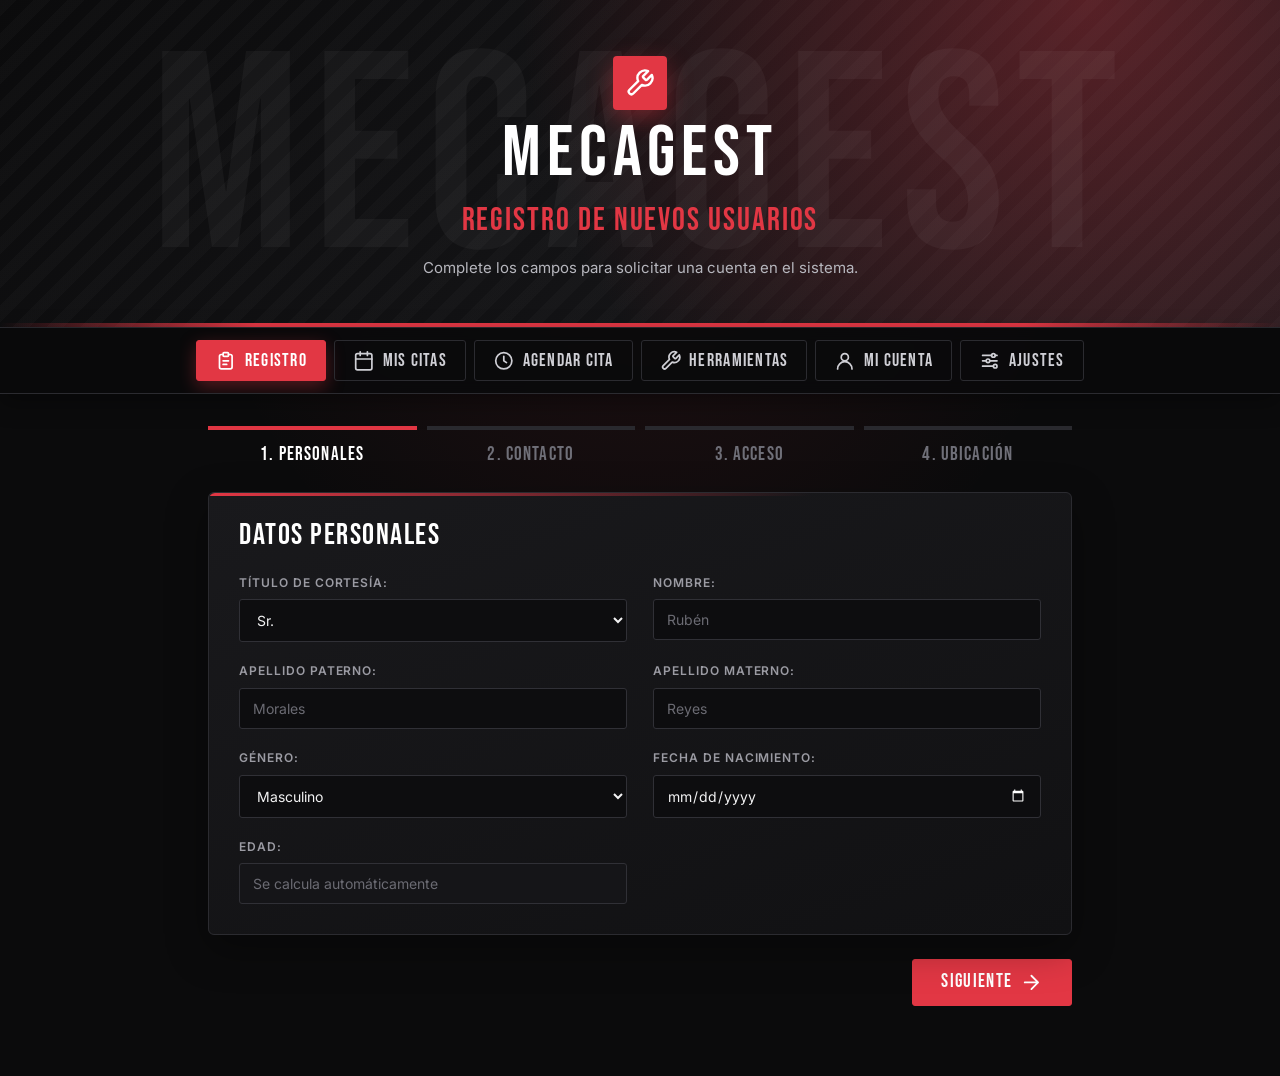
<file: practica 04/registro.html>
<!DOCTYPE html>
<html lang="es">

<head>
    <meta charset="UTF-8">
    <meta name="viewport" content="width=device-width, initial-scale=1.0">

    <title>MecaGest: Formulario de Registro de Nuevos Usuarios - 20854</title>
    <link rel="icon" type="image/svg+xml" href="favicon.svg">

    <!-- Fuentes: Bebas Neue (títulos) e Inter (texto) -->
    <link rel="preconnect" href="https://fonts.googleapis.com">
    <link rel="preconnect" href="https://fonts.gstatic.com" crossorigin>
    <link href="https://fonts.googleapis.com/css2?family=Bebas+Neue&family=Inter:wght@400;500;600;700&display=swap" rel="stylesheet">

    <!-- Archivo CSS externo -->
    <link rel="stylesheet" href="css/styles.css">
</head>

<body>

    <!-- Íconos de línea (se usan con <svg class="ico"><use href="#i-nombre"/></svg>) -->
    <svg class="sprite" aria-hidden="true" focusable="false">
        <symbol id="i-registro" viewBox="0 0 24 24"><path d="M9 5H7a2 2 0 0 0-2 2v12a2 2 0 0 0 2 2h10a2 2 0 0 0 2-2V7a2 2 0 0 0-2-2h-2"/><rect x="9" y="3" width="6" height="4" rx="1"/><path d="M9 12h6M9 16h4"/></symbol>
        <symbol id="i-citas" viewBox="0 0 24 24"><rect x="3" y="4" width="18" height="18" rx="2"/><path d="M16 2v4M8 2v4M3 10h18"/></symbol>
        <symbol id="i-agendar" viewBox="0 0 24 24"><circle cx="12" cy="12" r="9"/><path d="M12 7v5l3 2"/></symbol>
        <symbol id="i-herramientas" viewBox="0 0 24 24"><path d="M14.7 6.3a1 1 0 0 0 0 1.4l1.6 1.6a1 1 0 0 0 1.4 0l3.77-3.77a6 6 0 0 1-7.94 7.94l-6.91 6.91a2.12 2.12 0 0 1-3-3l6.91-6.91a6 6 0 0 1 7.94-7.94l-3.76 3.76z"/></symbol>
        <symbol id="i-cuenta" viewBox="0 0 24 24"><circle cx="12" cy="8" r="4"/><path d="M4 21a8 8 0 0 1 16 0"/></symbol>
        <symbol id="i-ajustes" viewBox="0 0 24 24"><path d="M4 6h10M18 6h2M4 12h4M12 12h8M4 18h12"/><circle cx="16" cy="6" r="2"/><circle cx="10" cy="12" r="2"/><circle cx="18" cy="18" r="2"/></symbol>
        <symbol id="i-eye" viewBox="0 0 24 24"><path d="M2 12s3.5-7 10-7 10 7 10 7-3.5 7-10 7S2 12 2 12z"/><circle cx="12" cy="12" r="3"/></symbol>
        <symbol id="i-eye-off" viewBox="0 0 24 24"><path d="M3 3l18 18"/><path d="M10.6 6.1A10.9 10.9 0 0 1 12 5c6.5 0 10 7 10 7a17.6 17.6 0 0 1-3.2 4.2M6.6 6.6A17.7 17.7 0 0 0 2 12s3.5 7 10 7a10.3 10.3 0 0 0 4.4-1"/><path d="M9.9 9.9a3 3 0 0 0 4.2 4.2"/></symbol>
        <symbol id="i-flecha-izq" viewBox="0 0 24 24"><path d="M19 12H5M12 19l-7-7 7-7"/></symbol>
        <symbol id="i-flecha-der" viewBox="0 0 24 24"><path d="M5 12h14M12 5l7 7-7 7"/></symbol>
    </svg>

    <header>
        <span class="logo" aria-hidden="true"><svg class="ico"><use href="#i-herramientas"/></svg></span>
        <h1>MecaGest</h1>
        <h2>Registro de Nuevos Usuarios</h2>
        <p>Complete los campos para solicitar una cuenta en el sistema.</p>
    </header>

    <!-- Menú principal: cada botón muestra una sección -->
    <nav class="menu" aria-label="Menú principal">
        <div class="menu-inner">
            <button type="button" class="menu-btn active" data-tab="registro"><svg class="ico"><use href="#i-registro"/></svg>Registro</button>
            <button type="button" class="menu-btn" data-tab="citas"><svg class="ico"><use href="#i-citas"/></svg>Mis Citas</button>
            <button type="button" class="menu-btn" data-tab="agendar"><svg class="ico"><use href="#i-agendar"/></svg>Agendar Cita</button>
            <button type="button" class="menu-btn" data-tab="herramientas"><svg class="ico"><use href="#i-herramientas"/></svg>Herramientas</button>
            <button type="button" class="menu-btn" data-tab="cuenta"><svg class="ico"><use href="#i-cuenta"/></svg>Mi Cuenta</button>
            <button type="button" class="menu-btn" data-tab="ajustes"><svg class="ico"><use href="#i-ajustes"/></svg>Ajustes</button>
        </div>
    </nav>

    <main>

        <!-- ==========================================
             SECCIÓN 1: REGISTRO DE NUEVOS USUARIOS
        ========================================== -->
        <section id="tab-registro" class="panel active">

            <!-- Indicador de pasos -->
            <ol id="stepper" class="stepper">
                <li class="active">Personales</li>
                <li>Contacto</li>
                <li>Acceso</li>
                <li>Ubicación</li>
            </ol>

            <div id="mensajeExito" class="alert-success" role="status" hidden>
                ¡Solicitud enviada correctamente! Revisaremos tus datos y te contactaremos pronto.
            </div>

            <form action="" method="POST" id="formRegistro" novalidate>

                <!-- PASO 1 -->
                <fieldset class="step">
                    <legend>Datos Personales</legend>

                <div class="rejilla">

                    <div class="campo">
                        <label for="tituloCortesia">Título de Cortesía:</label>
                        <select id="tituloCortesia">
                            <option value="Sr">Sr.</option>
                            <option value="Sra">Sra.</option>
                            <option value="Srta">Srita.</option>
                            <option value="Ing">Ing.</option>
                            <option value="Dr">Dr.</option>
                            <option value="Mtro">Mtro.</option>
                            <option value="Ninguno">Ninguno</option>
                        </select>
                    </div>

                    <div class="campo">
                        <label for="nombre">Nombre:</label>
                        <input type="text" id="nombre" placeholder="Rubén" required>
                    </div>

                    <div class="campo">
                        <label for="apPaterno">Apellido Paterno:</label>
                        <input type="text" id="apPaterno" placeholder="Morales" required>
                    </div>

                    <div class="campo">
                        <label for="apMaterno">Apellido Materno:</label>
                        <input type="text" id="apMaterno" placeholder="Reyes">
                    </div>

                    <div class="campo">
                        <label for="genero">Género:</label>
                        <select id="genero">
                            <option value="F">Femenino</option>
                            <option value="M" selected>Masculino</option>
                            <option value="X">Prefiero no decirlo</option>
                        </select>
                    </div>

                    <div class="campo">
                        <label for="fechaNacimiento">Fecha de Nacimiento:</label>
                        <input type="date" id="fechaNacimiento" required>
                        <p id="mensajeEdad" class="mensaje-edad"></p>
                    </div>

                    <div class="campo">
                        <label for="edad">Edad:</label>
                        <input type="text" id="edad" placeholder="Se calcula automáticamente" readonly>
                    </div>
                </div>
            </fieldset>

                <!-- PASO 2 -->
                <fieldset class="step">
                    <legend>Datos de Contacto</legend>

                <div class="rejilla">

                    <div class="campo">
                        <label for="email">Correo Electrónico:</label>
                        <input type="email" id="email" placeholder="ruben@ejemplo.com" autocomplete="email" required>
                    </div>

                    <div class="campo">
                        <label for="numTelefonico">Número Telefónico:</label>
                        <input type="tel" id="numTelefonico" placeholder="(+52) 7641033824" required>
                    </div>

                    <div class="campo">
                        <label for="telefonoFijo">Teléfono Fijo:</label>
                        <input type="tel" id="telefonoFijo" placeholder="Opcional">
                    </div>

                    <div class="campo ancho">
                        <label for="horarioContactoInicio">Favor de contactar en el horario:</label>
                        <div class="controles">
                            <input type="time" id="horarioContactoInicio" value="09:00">
                            <span>a</span>
                            <input type="time" id="horarioContactoFin" value="18:00">
                        </div>
                    </div>

                    <h4>Redes Sociales</h4>
                    <p class="ayuda">Marca la casilla de la red social para poder escribir su enlace.</p>

                    <div class="red">
                        <input type="checkbox" id="chkFacebook">
                        <label for="chkFacebook">Facebook</label>
                        <input type="url" id="urlFacebook" placeholder="https://www.facebook.com/usuario" disabled>
                    </div>

                    <div class="red">
                        <input type="checkbox" id="chkLinkedin">
                        <label for="chkLinkedin">Linkedin</label>
                        <input type="url" id="urlLinkedin" placeholder="https://www.linkedin.com/in/usuario" disabled>
                    </div>

                    <div class="red">
                        <input type="checkbox" id="chkWhatsapp">
                        <label for="chkWhatsapp">Whatsapp (QR)</label>
                        <input type="file" id="whatsAppQR" accept="image/*" disabled>
                    </div>
                </div>
            </fieldset>

                <!-- PASO 3 -->
                <fieldset class="step">
                    <legend>Datos de Acceso</legend>

                <div class="rejilla">

                    <div class="campo">
                        <label for="usuario">Usuario:</label>
                        <input type="text" id="usuario" placeholder="rubenmorales" autocomplete="username" required>
                    </div>

                    <div class="campo">
                        <label for="contrasena">Contraseña:</label>
                        <span class="campo-pass">
                            <input type="password" id="contrasena" placeholder="**********" autocomplete="new-password" required>
                            <button type="button" class="ver-pass" data-target="contrasena"
                                aria-label="Mostrar contraseña" title="Mostrar contraseña"><svg class="ico"><use href="#i-eye"/></svg></button>
                        </span>
                    </div>

                    <div class="campo">
                        <label for="confirmarContrasena">Confirmar contraseña:</label>
                        <span class="campo-pass">
                            <input type="password" id="confirmarContrasena" placeholder="**********" autocomplete="new-password" required>
                            <button type="button" class="ver-pass" data-target="confirmarContrasena"
                                aria-label="Mostrar contraseña" title="Mostrar contraseña"><svg class="ico"><use href="#i-eye"/></svg></button>
                        </span>
                    </div>

                    <p class="ayuda">Mínimo 8 caracteres, con una mayúscula y un número.</p>
                </div>
            </fieldset>

                <!-- PASO 4 -->
                <fieldset class="step">
                    <legend>Datos de Ubicación</legend>

                <div class="rejilla">

                    <div class="campo ancho">
                        <label for="direccion">Dirección:</label>
                        <input type="text" id="direccion" placeholder="Calle, Número, Colonia" required>
                    </div>

                    <div class="campo">
                        <label for="pais">País:</label>
                        <select id="pais" required>
                            <option value="">Selecciona un país</option>
                        </select>
                    </div>

                    <div class="campo">
                        <label for="estado">Estado:</label>
                        <input type="text" id="estado" list="listaEstados" placeholder="Puebla" autocomplete="off" required>
                        <datalist id="listaEstados"></datalist>
                    </div>

                    <div class="campo">
                        <label for="ciudad">Ciudad:</label>
                        <input type="text" id="ciudad" list="listaCiudades" placeholder="Huauchinango" autocomplete="off" required>
                        <datalist id="listaCiudades"></datalist>
                    </div>

                    <div class="campo">
                        <label for="codigoPostal">Código Postal:</label>
                        <input type="text" id="codigoPostal" maxlength="10" placeholder="73160" required>
                    </div>

                    <p id="ayudaDomicilio" class="ayuda"></p>

                    <div class="terminos">
                        <input type="checkbox" id="validado">
                        <label for="validado">
                            Acepto los términos y condiciones del uso de la plataforma MecaGest.
                        </label>
                    </div>
                </div>
            </fieldset>

                <!-- Navegación entre pasos -->
                <div class="form-nav">
                    <button type="button" id="btnAnterior" class="btn-secondary"><svg class="ico"><use href="#i-flecha-izq"/></svg>Anterior</button>
                    <button type="button" id="btnSiguiente">Siguiente<svg class="ico"><use href="#i-flecha-der"/></svg></button>
                    <span id="accionesFinales" hidden>
                        <input type="submit" value="Enviar Solicitud">
                        <input type="reset" value="Limpiar Formulario">
                    </span>
                </div>

            </form>
        </section>


        <!-- ==========================================
             SECCIÓN 2: VISUALIZACIÓN DE CITAS
        ========================================== -->
        <section id="tab-citas" class="panel">
            <fieldset>
                <legend>Visualización de Citas</legend>

                <div class="rejilla">

                <p class="ayuda">Elige si quieres filtrar por mes o por semana.</p>

                <div class="opciones">
                    <input type="radio" name="filtroCitas" id="filtroMes" value="month" checked>
                    <label for="filtroMes">Por mes</label>
                    <input type="radio" name="filtroCitas" id="filtroSemana" value="week">
                    <label for="filtroSemana">Por semana</label>
                </div>

                <div class="campo">
                    <label for="mesCitas">Mes:</label>
                    <input type="month" id="mesCitas" value="2026-10">
                </div>

                <div class="campo">
                    <label for="semanaCitas">Semana:</label>
                    <input type="week" id="semanaCitas" placeholder="2026-W43" disabled>
                </div>

                <div class="acciones">
                    <button type="button" id="verCitas">Ver Citas</button>
                    <button type="button" id="todasCitas" class="btn-secondary">Mostrar todas</button>
                </div>

                <h4 id="resumenCitas">Todas las citas programadas:</h4>

                <div class="tabla-scroll">
                    <table id="tablaCitas">
                        <thead>
                            <tr>
                                <th>No.</th>
                                <th>Nombre</th>
                                <th>Descripción</th>
                                <th>Fecha Programada</th>
                                <th>Estatus Actual</th>
                            </tr>
                        </thead>

                        <tbody>
                            <tr>
                                <td>1.</td>
                                <td>Cita de entrega de unidad reparada con el cliente: Mauricio Mejía, Unidad: Volkswagen, Jetta 2020</td>
                                <td>Se realizó un cambio de bujías, la unidad está lista para entrega.</td>
                                <td>10 de Octubre de 2026</td>
                                <td><span class="estatus atendida">Atendida</span></td>
                            </tr>

                            <tr>
                                <td>2.</td>
                                <td>Cita de valoración con el cliente: Bertha Hdz Aranda, Unidad: Renault, Duster 2022</td>
                                <td>El cliente solicita una revisión del cuerpo de aceleración de la unidad para posible mantenimiento correctivo.</td>
                                <td>16 de Octubre de 2026</td>
                                <td><span class="estatus programada">Programada</span></td>
                            </tr>

                            <tr>
                                <td>3.</td>
                                <td>Cita de valoración con el cliente: Mauricio Mejía, Unidad: Volkswagen, Jetta 2020</td>
                                <td>A la unidad se le hicieron cambio de bujías, pero el cliente reporta un sonido extraño.</td>
                                <td>17 de Octubre de 2026</td>
                                <td><span class="estatus programada">Programada</span></td>
                            </tr>

                            <tr>
                                <td>4.</td>
                                <td>Cita de valoración con la cliente: Alejandra Romero, Unidad: Toyota, Hilux 2012</td>
                                <td>El cliente solicita una revisión del cuerpo de aceleración de la unidad para posible mantenimiento correctivo.</td>
                                <td>16 de Octubre de 2026</td>
                                <td><span class="estatus cancelada">Cancelada</span></td>
                            </tr>

                            <tr>
                                <td>5.</td>
                                <td>Cita de valoración con la cliente: Alejandra Romero, Unidad: Toyota, Hilux 2012</td>
                                <td>El cliente solicita una revisión del cuerpo de aceleración de la unidad para posible mantenimiento correctivo.</td>
                                <td>20 de Octubre de 2026</td>
                                <td><span class="estatus reprogramada">Reprogramada</span></td>
                            </tr>
                        </tbody>
                    </table>
                </div>
            </div>
            </fieldset>
        </section>


        <!-- ==========================================
             SECCIÓN 3: SOLICITUD DE CITA
        ========================================== -->
        <section id="tab-agendar" class="panel">
            <fieldset>
                <legend>Solicitud de Cita</legend>

                <div class="rejilla">

                <div class="campo">
                    <label for="dateAppointment">Fecha de la Cita:</label>
                    <input type="datetime-local" id="dateAppointment">
                </div>

                <div class="campo">
                    <label for="sucursal">Elige la sucursal:</label>
                    <input type="text" list="listaSucursales" id="sucursal" placeholder="Busca tu sucursal preferida..." autocomplete="off">
                    <datalist id="listaSucursales">
                        <option value="Huauchinango, Centro"></option>
                        <option value="Huauchinango, Petrolera"></option>
                        <option value="Xicotepec, Centro"></option>
                        <option value="Xicotepec, El Tabacal"></option>
                        <option value="Necaxa, Canaditas"></option>
                    </datalist>
                </div>

                <div class="campo ancho">
                    <label for="descriptionText">Descripción de la Cita:</label>
                    <textarea id="descriptionText" rows="4" cols="50" placeholder="Escriba aquí los detalles..."></textarea>
                </div>

                <div class="acciones">
                    <button type="button" id="btnAgendarCita">Agendar cita</button>
                </div>
            </div>
            </fieldset>
        </section>


        <!-- ==========================================
             SECCIÓN 4: HERRAMIENTAS Y REFACCIONES
        ========================================== -->
        <section id="tab-herramientas" class="panel">
            <fieldset>
                <legend>Solicitud de Herramientas para Servicio Mecánico</legend>

                <div class="rejilla">

                <div class="campo">
                    <label>Categoría de recurso:</label>
                    <div class="opciones">
                        <input type="radio" name="categoriaRecurso" id="catTodas" value="todas" checked>
                        <label for="catTodas">Todas</label>
                        <input type="radio" name="categoriaRecurso" id="catRefaccion" value="refaccion">
                        <label for="catRefaccion">Refacción</label>
                        <input type="radio" name="categoriaRecurso" id="catHerramienta" value="herramienta">
                        <label for="catHerramienta">Herramienta</label>
                    </div>
                </div>

                <div class="campo">
                    <label for="toolName">Elige la pieza:</label>
                    <select id="toolName">
                        <optgroup label="Piezas de Motor" data-tipo="refaccion">
                            <option value="bujias">Bujías</option>
                            <option value="pistones">Pistones</option>
                            <option value="valvulas">Válvulas</option>
                        </optgroup>

                        <optgroup label="Piezas de Transmisión" data-tipo="refaccion">
                            <option value="embrague">Kit de Embrague</option>
                            <option value="engranes">Engranes</option>
                            <option value="flecha">Flecha Homocinética</option>
                        </optgroup>

                        <optgroup label="Piezas de Suspensión" data-tipo="refaccion">
                            <option value="amortiguadores">Amortiguadores</option>
                            <option value="resortes">Resortes</option>
                            <option value="rotulas">Rótulas</option>
                        </optgroup>

                        <optgroup label="Llaves y Herramientas Especializadas" data-tipo="herramienta">
                            <option value="llave_combinada">Llave combinada</option>
                            <option value="llave_dinamometrica">Llave dinamométrica</option>
                            <option value="extractor_poleas">Extractor de poleas</option>
                            <option value="llave_torx">Llave Torx</option>
                        </optgroup>
                    </select>
                </div>

                <div class="campo">
                    <label for="cantidadHerramienta">Cantidad:</label>
                    <input type="number" id="cantidadHerramienta" name="cantidad" min="1" max="10" placeholder="1 a 10">
                </div>

                <div class="acciones">
                    <button type="button" id="requestTool">Solicitar Herramienta</button>
                    <button type="button" id="vaciarHerramientas" class="btn-secondary">Vaciar lo agregado</button>
                </div>

                <h3>Herramientas seleccionadas</h3>

                <div class="tabla-scroll">
                    <table id="tablaHerramientas">
                        <thead>
                            <tr>
                                <th colspan="5" class="centrado">Herramientas para la orden de servicio</th>
                            </tr>
                            <tr>
                                <th>No.</th>
                                <th>Herramienta</th>
                                <th>Categoría</th>
                                <th>Cantidad</th>
                                <th>Unidad</th>
                            </tr>
                        </thead>

                        <tbody>
                            <tr>
                                <td>1</td>
                                <td>Llave combinada</td>
                                <td>Herramienta manual</td>
                                <td>4</td>
                                <td>Piezas</td>
                            </tr>
                            <tr>
                                <td>2</td>
                                <td>Llave dinamométrica</td>
                                <td>Herramienta especializada</td>
                                <td>2</td>
                                <td>Piezas</td>
                            </tr>
                            <tr>
                                <td>3</td>
                                <td>Extractor de poleas</td>
                                <td>Herramienta especializada</td>
                                <td>1</td>
                                <td>Juego</td>
                            </tr>
                            <tr>
                                <td>4</td>
                                <td>Llave Torx</td>
                                <td>Herramienta manual</td>
                                <td>3</td>
                                <td>Juegos</td>
                            </tr>
                        </tbody>

                        <tfoot>
                            <tr>
                                <td colspan="3" class="centrado">Total de unidades</td>
                                <td id="totalUnidades">10</td>
                                <td>-</td>
                            </tr>
                        </tfoot>
                    </table>
                </div>
            </div>
            </fieldset>
        </section>


        <!-- ==========================================
             SECCIÓN 5: MI CUENTA
        ========================================== -->
        <section id="tab-cuenta" class="panel">

            <fieldset>
                <legend>Configuraciones de Mi Cuenta/Perfil</legend>

                <div class="rejilla">

                <div class="campo">
                    <label for="userPhoto">Foto de Perfil:</label>
                    <input type="file" id="userPhoto" accept="image/*">
                </div>

                <div class="campo">
                    <label for="buttonNext">Vista previa (clic para cambiar):</label>
                    <input type="image" id="buttonNext" src="assets/images/cat-cat-dance.gif"
                        alt="Foto de perfil" width="80" height="80" class="foto-perfil">
                </div>

                <input type="hidden" id="userIdProfile" name="userId" value="20854">
            </div>
            </fieldset>

            <fieldset>
                <legend>Datos Fiscales</legend>

                <div class="rejilla">

                <div class="campo">
                    <label for="rfc">Registro Federal de Causantes (RFC):</label>
                    <input type="text" id="rfc" maxlength="13" placeholder="MORRXXXXXX">
                </div>

                <div class="campo">
                    <label for="fiscalSituation">Constancia de Situación Fiscal:</label>
                    <input type="file" id="fiscalSituation" accept=".pdf">
                </div>

                <input type="hidden" id="userIdFiscal" name="userId" value="20854">
            </div>
            </fieldset>
        </section>


        <!-- ==========================================
             SECCIÓN 6: AJUSTES
        ========================================== -->
        <section id="tab-ajustes" class="panel">
            <fieldset>
                <legend>Configuraciones de la Interfaz</legend>

                <div class="rejilla">

                <div class="campo">
                    <label for="fontColor">Color de la fuente:</label>
                    <input type="color" id="fontColor">
                </div>

                <div class="campo">
                    <label for="backgroundColor">Color de Fondo:</label>
                    <input type="color" id="backgroundColor" value="#CCCCCC">
                </div>

                <div class="campo ancho">
                    <label for="soundsVolume">Volumen de reproducción de sonidos:</label>
                    <div class="controles">
                        <input type="range" id="soundsVolume" min="0" max="100" value="80">
                        <output id="volumenValor">80%</output>
                        <button type="button" id="muteSounds">Silenciar sonido</button>
                    </div>
                </div>

                <div class="acciones">
                    <button type="button" id="restablecerAjustes" class="btn-secondary">Restablecer valores</button>
                </div>
            </div>
            </fieldset>
        </section>

    </main>

    <!-- Aviso flotante (reemplaza a los alert) -->
    <div id="toast" class="toast" role="status" aria-live="polite" hidden></div>

    <!-- Catálogo de países, estados y ciudades (domicilios.json en versión .js para abrir sin servidor) -->
    <script src="js/domicilios.js"></script>

    <!-- Archivo JavaScript externo -->
    <script src="js/script.js"></script>

</body>

</html>
</file>
<file: CongresoNEXT26/css/styles.css>
:root{--bg:#07080a;--card:#0e1116;--acc:#36d9ae;--acc-d:#1b7a63;--wine:#d4496d;--wine-d:#932f4d;--tx:#f8fafc;--mut:#94a3b8;--ln:rgba(255,255,255,.09);--ease:cubic-bezier(.16,1,.3,1);--top:64px;--bot:92px}
*{box-sizing:border-box}
html,body{height:100%}
body{margin:0;background:var(--bg);color:var(--tx);font:15px/1.55 Inter,system-ui,sans-serif;overflow:hidden;-webkit-font-smoothing:antialiased}
body:before{content:"";position:fixed;inset:0;background:radial-gradient(rgba(255,255,255,.06) 1px,transparent 1.2px) 0 0/24px 24px;pointer-events:none}
h1,h2,h3,.sg{font-family:"Space Grotesk",Inter,sans-serif;letter-spacing:-.03em}
.mono{font:500 11px "JetBrains Mono",ui-monospace,monospace;text-transform:uppercase;letter-spacing:.08em}
:focus-visible{outline:2px solid var(--acc);outline-offset:2px}
button{font:inherit;color:inherit;cursor:pointer}
/* HUD */
.hud{position:fixed;left:0;right:0;z-index:20;display:flex;align-items:center;justify-content:space-between;gap:18px;padding:0 22px;background:rgba(7,8,10,.82);backdrop-filter:blur(10px)}
.hud.top{top:0;height:var(--top);border-bottom:1px solid var(--ln)}
.hud.bottom{bottom:0;height:var(--bot);border-top:1px solid var(--ln);flex-direction:column;justify-content:center;gap:6px}
.brand{display:flex;gap:12px;align-items:center}.brand img{height:34px;background:#fff;border-radius:4px;padding:3px 6px}
.brand b{display:block;font:600 15px "Space Grotesk";letter-spacing:-.02em}.brand .mono{color:var(--mut);display:flex;align-items:center;gap:7px;font-size:10px}
.pulse{width:7px;height:7px;border-radius:50%;background:var(--acc);box-shadow:0 0 0 0 rgba(54,217,174,.6);animation:pl 2s infinite}
@keyframes pl{70%{box-shadow:0 0 0 8px rgba(54,217,174,0)}100%{box-shadow:0 0 0 0 rgba(54,217,174,0)}}
.prog{display:flex;align-items:center;gap:16px}.segs{display:flex;gap:4px}.segs i{width:22px;height:4px;border-radius:1px;background:rgba(255,255,255,.12);transition:.4s var(--ease)}.segs i.d{background:var(--acc);box-shadow:0 0 8px rgba(54,217,174,.6)}
.ctr{color:var(--mut)}.ctr b{color:var(--acc);font-weight:500}
.acts{display:flex;gap:8px;flex-wrap:wrap}.acts button{background:transparent;border:1px solid var(--acc-d);color:var(--acc);border-radius:6px;padding:7px 12px;font:600 12px Inter;transition:.25s var(--ease)}
.acts button:hover,.acts button[aria-pressed=true]{background:var(--acc);color:#04130e}
/* stage */
#stage{position:fixed;top:var(--top);bottom:var(--bot);left:0;right:0;overflow:hidden;cursor:grab;touch-action:pan-y}
#stage.drag{cursor:grabbing}
#bgt{position:absolute;inset:0;will-change:transform}
#bgt span{position:absolute;top:50%;transform:translateY(-50%);font:700 clamp(160px,26vw,380px)/1 "Space Grotesk";letter-spacing:-.06em;color:transparent;-webkit-text-stroke:1px rgba(255,255,255,.05);white-space:nowrap;user-select:none}
#track{position:absolute;left:0;top:0;bottom:0;display:flex;will-change:transform}
.rail{position:absolute;left:0;right:0;top:50%;height:2px;background:rgba(255,255,255,.1)}
.rail i{position:absolute;left:0;top:0;height:100%;width:0;background:linear-gradient(90deg,var(--wine-d),var(--wine) 35%,var(--acc));box-shadow:0 0 14px rgba(54,217,174,.55)}
#head{position:absolute;left:50%;top:0;bottom:0;width:1px;background:linear-gradient(transparent,rgba(54,217,174,.5) 30%,rgba(54,217,174,.5) 70%,transparent);pointer-events:none}
#head:after{content:"";position:absolute;left:-5px;top:calc(50% - 5px);width:11px;height:11px;transform:rotate(45deg);background:var(--bg);border:2px solid var(--acc)}
.slot{flex:none;width:470px;position:relative}
.slot.intro{width:860px}.slot.shot{width:560px}.slot.end{width:420px}
.dotn{position:absolute;left:50%;top:50%;width:12px;height:12px;border-radius:50%;transform:translate(-50%,-50%);background:var(--bg);border:2px solid var(--wine);transition:.4s var(--ease);z-index:2}
.slot.ok .dotn{border-color:var(--acc);background:var(--acc);box-shadow:0 0 12px var(--acc)}
.slot.pend .dotn{border-style:dashed;border-color:var(--mut)}
.card{position:absolute;left:50%;transform:translateX(-50%);width:390px;background:var(--card);border:1px solid var(--ln);border-radius:6px;padding:18px 20px;box-shadow:inset 0 1px 0 rgba(255,255,255,.12);text-align:left;overflow:hidden;cursor:pointer;transition:border-color .3s,opacity .5s var(--ease),transform .5s var(--ease)}
.slot.up .card{bottom:calc(50% + 44px)}.slot.down .card{top:calc(50% + 44px)}
.card:after{content:"";position:absolute;left:50%;width:1px;height:44px;background:var(--ln)}
.slot.up .card:after{top:100%}.slot.down .card:after{bottom:100%}
.glow{position:absolute;inset:0;pointer-events:none;opacity:0;transition:opacity .3s;background:radial-gradient(240px circle at var(--mx,50%) var(--my,50%),rgba(54,217,174,.13),transparent 70%)}
.brk{position:absolute;inset:6px;pointer-events:none;opacity:0;transition:opacity .3s;background:linear-gradient(var(--acc),var(--acc)) 0 0/12px 1px,linear-gradient(var(--acc),var(--acc)) 0 0/1px 12px,linear-gradient(var(--acc),var(--acc)) 100% 0/12px 1px,linear-gradient(var(--acc),var(--acc)) 100% 0/1px 12px,linear-gradient(var(--acc),var(--acc)) 0 100%/12px 1px,linear-gradient(var(--acc),var(--acc)) 0 100%/1px 12px,linear-gradient(var(--acc),var(--acc)) 100% 100%/12px 1px,linear-gradient(var(--acc),var(--acc)) 100% 100%/1px 12px;background-repeat:no-repeat}
.card:hover,.card.near{border-color:var(--acc)}.card:hover .glow,.card:hover .brk,.card.near .brk{opacity:1}
.row{display:flex;align-items:center;gap:8px;flex-wrap:wrap;margin-bottom:8px}.row .mono{color:var(--mut)}.row .idx{color:var(--acc)}
.badge{margin-left:auto;font:500 10px "JetBrains Mono";letter-spacing:.08em;text-transform:uppercase;padding:2px 8px;border-radius:3px;border:1px solid rgba(54,217,174,.4);color:var(--acc)}
.card h3{margin:0 0 6px;font-size:17px;line-height:1.25;font-weight:600;display:-webkit-box;-webkit-line-clamp:3;-webkit-box-orient:vertical;overflow:hidden}
.who{margin:0;color:var(--mut);font-size:13px}
.foot{display:flex;align-items:center;justify-content:space-between;margin-top:12px;color:var(--mut)}
.pips{display:flex;gap:4px}.pips i{width:18px;height:3px;background:rgba(255,255,255,.14)}.pips i.d{background:var(--acc)}
.chip{color:var(--wine)}.slot.ok .chip{color:var(--acc)}
.card.pend{border-style:dashed;cursor:default;opacity:.78}.card.pend .badge{border-color:rgba(212,73,109,.5);color:var(--wine)}.card.pend:hover{border-color:var(--wine)}
.card.shotc{width:480px;padding:10px;cursor:default}.card.shotc img{width:100%;display:block;border-radius:4px}.card.shotc p{margin:8px 4px 2px;color:var(--mut)}
body.focus .slot:not(.on) .card,body.focus .slot.intro .hero,body.focus .slot.pend .card,body.focus .slot.shot .card{opacity:.35}
body.focus .slot.on .card{border-color:var(--acc);transform:translateX(-50%) scale(1.04)}
/* hero */
.hero{position:absolute;left:70px;top:50%;transform:translateY(-50%);width:700px;display:grid;grid-template-columns:200px 1fr;gap:24px;padding:24px;background:var(--card);border:1px solid var(--ln);border-radius:6px;box-shadow:inset 0 1px 0 rgba(255,255,255,.12);transition:opacity .5s}
.hero figure{margin:0;position:relative;align-self:start}.hero img{width:100%;aspect-ratio:1;object-fit:cover;border-radius:4px;display:block;filter:saturate(.95)}
.hero figcaption{position:absolute;left:8px;bottom:8px;background:rgba(7,8,10,.8);padding:3px 7px;border-radius:3px;color:var(--acc)}
.hero .mono{color:var(--mut)}
.hero h1{margin:0}
.pf{width:100%;background:transparent;border:0;border-bottom:1px solid transparent;color:var(--tx);font:inherit;padding:2px 0}.pf:hover,.pf:focus{border-color:var(--acc-d);outline:none}
.pf.name{font:700 28px/1.1 "Space Grotesk";letter-spacing:-.03em}.pf.sub{color:var(--mut);font-size:13px}
.hero label{display:block;margin:14px 0 4px;color:var(--wine)!important}
.hero textarea{width:100%;min-height:150px;resize:vertical;background:#0a0d11;border:1px solid var(--ln);border-radius:6px;color:var(--tx);font:14px/1.5 Inter;padding:9px 10px}
.hero textarea:focus{border-color:var(--acc);outline:none}
.stat{display:flex;gap:14px;margin-top:10px;color:var(--mut)}.stat b{color:var(--acc);font-weight:500}
/* scrubber */
#scrub{position:relative;width:100%;height:38px;cursor:ew-resize;touch-action:none}
#ruler{position:absolute;left:0;right:0;top:10px;height:14px;background:repeating-linear-gradient(90deg,rgba(255,255,255,.22) 0 1px,transparent 1px 10px),repeating-linear-gradient(90deg,rgba(255,255,255,.5) 0 1px,transparent 1px 50px);background-size:100% 6px,100% 14px;background-repeat:no-repeat;background-position:0 100%,0 100%;border-bottom:1px solid var(--ln)}
#sn button{position:absolute;top:0;transform:translateX(-50%);background:none;border:0;padding:0 6px;color:var(--mut);font:500 9px "JetBrains Mono";text-align:center;line-height:1}
#sn button:before{content:"";display:block;width:9px;height:9px;margin:0 auto 4px;border:2px solid var(--wine);background:var(--bg);transform:rotate(45deg);transition:.3s}
#sn button.d:before{background:var(--acc);border-color:var(--acc)}#sn button.on{color:var(--tx)}#sn button.on:before{transform:rotate(45deg) scale(1.35)}
#sn button span{display:block;margin-top:9px}
#sh{position:absolute;top:2px;bottom:0;width:2px;background:var(--acc);box-shadow:0 0 10px var(--acc);pointer-events:none;transition:left .1s linear}
.hint{margin:0;color:var(--mut);font-size:10px;text-align:center}
/* panel */
#panel{position:fixed;top:var(--top);right:0;bottom:0;width:min(620px,100vw);z-index:30;background:#0b0e13;border-left:1px solid var(--ln);box-shadow:-30px 0 60px rgba(0,0,0,.5);transform:translateX(104%);transition:transform .6s var(--ease);overflow-y:auto;padding:26px 28px 40px}
#panel.open{transform:none}
#panel .x{float:right;background:none;border:1px solid var(--ln);border-radius:4px;padding:4px 9px;color:var(--mut)}#panel .x:hover{border-color:var(--acc);color:var(--acc)}
#panel h2{font-size:25px;line-height:1.15;margin:12px 0 6px}
.f{margin-top:18px}.f label{display:block;font:600 13px "Space Grotesk";color:var(--acc);margin-bottom:2px}.f small{display:block;color:var(--mut);font-size:12px;margin-bottom:6px}
.f textarea{width:100%;min-height:110px;overflow:hidden;resize:vertical;background:#07090c;border:1px solid var(--ln);border-radius:6px;color:var(--tx);font:15px/1.6 Inter;padding:11px 12px}
.f textarea:focus{border-color:var(--acc);outline:none;box-shadow:0 0 0 3px rgba(54,217,174,.15)}
.note{margin:14px 0 0;padding:9px 12px;border-left:2px solid var(--wine);background:rgba(212,73,109,.08);color:#f0b9c8;font-size:13px}
.spec{margin-top:22px;border:1px solid var(--ln);border-radius:6px;background:#06070a;padding:12px 14px}
.spec div{display:flex;justify-content:space-between;gap:10px;padding:3px 0;border-bottom:1px dashed rgba(255,255,255,.06)}.spec div:last-child{border:0}.spec span{color:var(--mut)}.spec b{color:var(--acc);font-weight:500;text-align:right}
.pn{display:flex;justify-content:space-between;margin-top:20px}.pn button{background:transparent;border:1px solid var(--ln);border-radius:6px;padding:8px 14px;color:var(--tx)}.pn button:hover{border-color:var(--acc);color:var(--acc)}
.toast{position:fixed;bottom:calc(var(--bot) + 14px);left:50%;transform:translateX(-50%);z-index:50;background:var(--acc);color:#04130e;padding:8px 16px;border-radius:6px;font:600 12px Inter;opacity:0;pointer-events:none;transition:.3s}.toast.on{opacity:1}
#printDoc{display:none}
/* móvil: registro vertical */
@media(max-width:767px){
 body{overflow-y:auto}.hud.top{flex-wrap:wrap;height:auto;padding:8px 14px;gap:8px}.acts button{padding:5px 8px;font-size:11px}.hud.bottom,#head,#bgt{display:none}
 #stage{position:relative;top:0;bottom:auto;overflow:visible;cursor:auto;padding:150px 16px 40px 38px}
 #track{position:relative;display:block}.rail{left:-24px;right:auto;top:0;bottom:0;width:2px;height:auto}.rail i{height:var(--fh,0);width:100%}
 .slot,.slot.intro,.slot.shot,.slot.end{width:auto;margin-bottom:22px}.slot.end{display:none}
 .card,.card.shotc,.hero{position:static;transform:none;width:100%!important}.card:after{display:none}.slot.up .card,.slot.down .card{bottom:auto;top:auto}
 .hero{grid-template-columns:1fr}.hero figure{max-width:180px}
 .dotn{left:-31px;top:24px;transform:none}
 body.focus .slot:not(.on) .card{opacity:1}body.focus .slot.on .card{transform:none}
 #panel{top:0;width:100vw}
}
@media(max-height:700px){.card h3{-webkit-line-clamp:2}.card{padding:14px 16px}}
@media(prefers-reduced-motion:reduce){*{transition:none!important;animation:none!important}}
@media print{
 @page{margin:14mm}
 body{overflow:visible;background:#fff;color:#111}body:before,.hud,#stage,#panel,.toast{display:none!important}
 #printDoc{display:block;font:12pt/1.5 Inter,Arial,sans-serif}
 #printDoc h1{font:700 22pt "Space Grotesk",Arial;margin:0 0 2pt;color:#932f4d}#printDoc .m{color:#555;margin:0 0 10pt}
 #printDoc article{break-inside:avoid;border-left:4pt solid #2aa183;padding:2pt 0 2pt 10pt;margin:0 0 14pt}
 #printDoc h2{font:700 13pt "Space Grotesk",Arial;margin:0}#printDoc h2 small{display:block;font:400 10pt Inter,Arial;color:#666}
 #printDoc h4{margin:8pt 0 1pt;font-size:10pt;color:#932f4d}#printDoc p{margin:0}
}
/* v3: días, avatares, asistencia */
.hud.bottom{flex-direction:column}.drow{width:100%;display:flex;align-items:center;justify-content:space-between;gap:12px}
.days{display:flex;gap:6px;flex-wrap:wrap}.days button{background:transparent;border:1px solid var(--ln);border-radius:4px;padding:3px 10px;font:500 11px "JetBrains Mono";letter-spacing:.06em;text-transform:uppercase;color:var(--mut)}
.days button[aria-pressed=true]{background:var(--tx);color:var(--bg);border-color:var(--tx)}.days button:hover{border-color:var(--acc);color:var(--acc)}.days button[aria-pressed=true]:hover{color:var(--bg)}
.av{width:34px;height:34px;border-radius:50%;object-fit:cover;flex:none;background:linear-gradient(135deg,var(--wine-d),var(--acc-d));display:inline-grid;place-items:center;font:700 12px "Space Grotesk";color:#fff;border:1px solid var(--ln)}
.sp{display:flex;align-items:center;gap:10px;margin-top:2px}.sp .who{line-height:1.3}
.card.skip{border-style:dashed;opacity:.82}.card.skip .chip{color:var(--mut)}.card.skip .pips{visibility:hidden}.slot.skip .dotn{border-style:dashed;border-color:var(--mut)}
.badge.t-Taller{border-color:rgba(212,73,109,.55);color:var(--wine)}.badge.t-Magistral{border-color:rgba(255,255,255,.35);color:var(--tx)}
.ph{display:flex;gap:14px;align-items:center;margin:12px 0 4px}.ph .av{width:76px;height:76px;font-size:24px;border:2px solid var(--acc-d)}.ph h2{margin:0!important}
.chk{display:flex;gap:10px;align-items:center;margin:16px 0 0;padding:10px 12px;border:1px solid var(--ln);border-radius:6px;font:600 13px Inter;cursor:pointer}.chk input{accent-color:var(--acc);width:18px;height:18px}
.drow .hint{display:none}@media(min-width:900px){.drow .hint{display:block;margin:0}}
@media(max-width:767px){.hud.bottom{display:flex!important;position:sticky;bottom:0;height:auto;padding:8px 12px}.drow{justify-content:center}#scrub{display:none}}

.av.ico svg{width:62%;height:62%;fill:rgba(255,255,255,.88)}.av.ico{background:linear-gradient(145deg,var(--wine-d),var(--acc-d))}
.card[data-go]{cursor:pointer}.card.pend .who b{color:var(--tx);font-weight:600}
.slot.pend .card.pend{border-color:rgba(212,73,109,.45)}.card[data-go]:hover{border-color:var(--wine)}
</file>
<file: practica 03/styles/styles.css>
/* ==================================================
CONFIGURACIÓN GENERAL
================================================== */

*,
*::before,
*::after {
    box-sizing: border-box;
}

html {
    scroll-behavior: smooth;
}

body {
    margin: 0;

    font-family: Arial, Helvetica, sans-serif;

    background: #0f172a;

    color: #ccc;

    line-height: 1.6;

    overflow-x: hidden;
}


/* ==================================================
NAVEGACIÓN
================================================== */

nav {
    position: fixed;

    top: 0;
    left: 0;

    width: 100%;

    padding: 14px 3%;

    display: flex;

    justify-content: space-between;

    align-items: center;

    background: rgba(15, 23, 42, 0.65);

    backdrop-filter: blur(15px);

    -webkit-backdrop-filter: blur(15px);

    border-bottom: 1px solid rgba(255, 255, 255, 0.1);

    z-index: 1000;
}

nav h2 {
    color: white;

    margin: 0;

    font-size: 1.4rem;
}

nav ul {
    list-style: none;

    display: flex;

    gap: 25px;

    margin: 0;

    padding: 0;
}

nav a {
    color: white;

    text-decoration: none;

    font-weight: bold;

    transition: 0.3s;
}

nav a:hover {
    color: tomato;
}


/* ==================================================
MENÚ
================================================== */

.menu_option {
    display: inline-block;

    padding: 8px;

    font-size: 18px;

    transition: 0.3s ease;
}

.menu_option:hover {
    color: tomato;

    transform: translateY(-2px);
}


/* ==================================================
PARALLAX
================================================== */

.parallax {
    min-height: 100vh;

    background-size: cover;

    background-position: center;

    background-repeat: no-repeat;

    background-attachment: fixed;

    display: flex;

    align-items: center;

    justify-content: center;

    padding: 120px 20px 80px;

    position: relative;

    overflow: hidden;
}


/* ==================================================
FONDOS
================================================== */

.parallax-1 {
    background-image: url("../assets/images/fondo1.png");
}

.parallax-2 {
    background-image: url("../assets/images/fondo2.png");
}

.parallax-3 {
    background-image: url("../assets/images/fondo3.png");
}

.parallax-4 {
    background-image: url("../assets/images/fondo4.png");
}

.parallax-5 {
    background-image: url("../assets/images/fondo5.png");
}


/* ==================================================
CAPA OSCURA
================================================== */

.parallax::before {
    content: "";

    position: absolute;

    inset: 0;

    background: rgba(0, 0, 0, 0.52);

    z-index: 0;
}


/* ==================================================
CONTENIDO SOBRE EL PARALLAX
================================================== */

.parallax > * {
    position: relative;

    z-index: 2;
}


/* ==================================================
ANCLAJES DEL MENÚ
================================================== */

[id] {
    scroll-margin-top: 100px;
}


/* ==================================================
CONTENEDOR PRINCIPAL
================================================== */

.seccion-contenido {
    width: min(1100px, 100%);

    margin: 0 auto;
}


/* ==================================================
TARJETA PRINCIPAL
================================================== */

.glass-hero-card {
    position: relative;

    z-index: 2;

    width: min(900px, 90%);

    padding: 45px;

    text-align: center;

    display: flex;

    flex-direction: column;

    align-items: center;

    background: rgba(20, 30, 50, 0.58);

    backdrop-filter: blur(14px);

    -webkit-backdrop-filter: blur(14px);

    border: 1px solid rgba(255, 255, 255, 0.25);

    border-radius: 24px;

    box-shadow:
        0 15px 35px rgba(0, 0, 0, 0.35);
}


/* ==================================================
FOTO DE PERFIL
================================================== */

.profile-img {
    width: clamp(140px, 20vmin, 250px);

    height: clamp(140px, 20vmin, 250px);

    object-fit: cover;

    border-radius: 50%;

    border: 4px solid rgba(255, 255, 255, 0.6);

    box-shadow:
        0 10px 30px rgba(255, 99, 71, 0.45);

    margin-bottom: 20px;
}


/* ==================================================
TEXTO INICIAL
================================================== */

.texto-inicio h1 {
    color: white;

    font-size: clamp(2rem, 5vw, 3.5rem);

    margin: 10px 0;
}

.texto-inicio p {
    font-size: 1.2rem;

    color: #e5e7eb;
}


/* ==================================================
FRASE
================================================== */

blockquote {
    max-width: 600px;

    margin: 25px auto;

    padding-left: 20px;

    border-left: 3px solid tomato;

    font-size: 1.2rem;

    font-style: italic;

    color: #e5e7eb;
}


/* ==================================================
BOTÓN
================================================== */

.boton {
    display: inline-block;

    margin-top: 15px;

    padding: 14px 30px;

    background: rgba(255, 255, 255, 0.9);

    color: #111827;

    border-radius: 30px;

    text-decoration: none;

    font-weight: bold;

    transition: 0.3s;
}

.boton:hover {
    transform: translateY(-4px);

    background-color: tomato;

    color: white;

    box-shadow:
        0 12px 25px rgba(0, 0, 0, 0.3);
}


/* ==================================================
SECCIONES
================================================== */

section {
    min-height: 100vh;

    padding: 100px 8%;
}

section h2 {
    color: white;

    font-size: 2.3rem;

    text-align: center;

    margin-top: 0;

    margin-bottom: 40px;
}


/* ==================================================
SOBRE MÍ
================================================== */

#acerca-de-mi {
    position: relative;
}


/* ==================================================
CONTENEDOR SOBRE MÍ
================================================== */

.contenedor {
    max-width: 1100px;

    margin: auto;

    display: grid;

    grid-template-columns: 1fr 1fr;

    gap: 35px;

    align-items: stretch;
}


/* ==================================================
TARJETA SOBRE MÍ
================================================== */

.card {
    position: relative;

    padding: 35px;

    background:
        linear-gradient(
            145deg,
            rgba(255, 255, 255, 0.12),
            rgba(255, 255, 255, 0.05)
        );

    border-radius: 24px;

    border: 1px solid rgba(255, 255, 255, 0.18);

    backdrop-filter: blur(12px);

    -webkit-backdrop-filter: blur(12px);

    box-shadow:
        0 15px 35px rgba(0, 0, 0, 0.30);

    overflow: hidden;

    transition: 0.3s ease;
}

.card::before {
    content: "";

    position: absolute;

    top: 0;

    left: 0;

    width: 100%;

    height: 4px;

    background:
        linear-gradient(
            90deg,
            tomato,
            #ff8c69,
            transparent
        );
}

.card:hover {
    transform: translateY(-6px);

    border-color: rgba(255, 99, 71, 0.4);

    box-shadow:
        0 20px 45px rgba(0, 0, 0, 0.4);
}

.card h3 {
    color: tomato;

    margin-top: 5px;

    margin-bottom: 20px;

    font-size: 1.5rem;
}

.card p {
    font-size: 1.05rem;

    color: #e5e7eb;

    margin-bottom: 18px;
}


/* ==================================================
DATOS PERSONALES
================================================== */

.datos-personales {
    display: grid;

    grid-template-columns: 1fr 1fr;

    gap: 20px;
}


/* ==================================================
TARJETAS DE DATOS
================================================== */

.datos-personales article {
    position: relative;

    margin: 0;

    padding: 25px;

    min-height: 140px;

    display: flex;

    flex-direction: column;

    justify-content: center;

    background:
        linear-gradient(
            145deg,
            rgba(255, 255, 255, 0.11),
            rgba(255, 255, 255, 0.04)
        );

    border: 1px solid rgba(255, 255, 255, 0.15);

    border-radius: 20px;

    backdrop-filter: blur(10px);

    -webkit-backdrop-filter: blur(10px);

    box-shadow:
        0 10px 25px rgba(0, 0, 0, 0.25);

    overflow: hidden;

    transition: 0.3s ease;
}

.datos-personales article::before {
    content: "";

    position: absolute;

    left: 0;

    top: 0;

    width: 4px;

    height: 100%;

    background: tomato;
}

.datos-personales article:hover {
    transform: translateY(-6px);

    background:
        linear-gradient(
            145deg,
            rgba(255, 99, 71, 0.16),
            rgba(255, 255, 255, 0.05)
        );

    border-color: rgba(255, 99, 71, 0.4);

    box-shadow:
        0 15px 30px rgba(0, 0, 0, 0.35);
}

.datos-personales article h3 {
    color: tomato;

    margin: 0 0 8px;

    font-size: 1.2rem;
}

.datos-personales article p {
    color: #e5e7eb;

    margin: 0;

    font-size: 1rem;
}


/* ==================================================
TARJETAS GENERALES
================================================== */

section article {
    background:
        rgba(255, 255, 255, 0.09);

    padding: 25px;

    border-radius: 18px;

    border: 1px solid rgba(255, 255, 255, 0.15);

    backdrop-filter: blur(8px);

    -webkit-backdrop-filter: blur(8px);

    transition: 0.3s ease;
}

section article:hover {
    transform: translateY(-6px);

    background:
        rgba(255, 255, 255, 0.14);

    box-shadow:
        0 10px 25px rgba(0, 0, 0, 0.35);
}

section article h3 {
    color: tomato;

    margin-top: 0;

    font-size: 1.3rem;
}

section article p {
    color: #e5e7eb;
}


/* ==================================================
GRID DE TARJETAS
================================================== */

.cards-container {
    max-width: 1100px;

    margin: auto;

    display: grid;

    grid-template-columns: repeat(3, 1fr);

    gap: 25px;
}


/* ==================================================
FAVORITOS
================================================== */

#favoritos article {
    text-align: center;
}


/* ==================================================
PELÍCULA FAVORITA
================================================== */

.movie-card {
    display: flex;

    flex-direction: column;

    align-items: center;
}

.video-pelicula {
    width: 100%;

    max-width: 450px;

    display: block;

    margin: 20px auto 0;

    border-radius: 14px;

    border: 2px solid rgba(255, 255, 255, 0.2);

    background: #000;

    box-shadow:
        0 10px 30px rgba(0, 0, 0, 0.45);

    transition: 0.3s ease;
}

.video-pelicula:hover {
    transform: scale(1.02);

    box-shadow:
        0 15px 35px rgba(255, 99, 71, 0.35);
}


/* ==================================================
TARJETA DE CANCIÓN
================================================== */

.music-card {
    display: flex;

    flex-direction: column;

    align-items: center;
}


/* ==================================================
PORTADA DE LA CANCIÓN
================================================== */

.portada-cancion {
    width: 180px;

    height: 180px;

    object-fit: cover;

    display: block;

    margin: 0 auto 20px;

    border-radius: 12px;

    border: 2px solid rgba(255, 255, 255, 0.2);

    box-shadow:
        0 10px 25px rgba(0, 0, 0, 0.4);

    transition: 0.3s ease;
}

.music-card:hover .portada-cancion {
    transform: scale(1.04);

    box-shadow:
        0 15px 35px rgba(255, 99, 71, 0.35);
}


/* ==================================================
REPRODUCTOR DE MÚSICA
================================================== */

.reproductor-musica {
    width: 100%;

    margin-top: 15px;

    border-radius: 8px;
}


/* ==================================================
LIBRO FAVORITO
================================================== */

.book-card {
    display: flex;

    flex-direction: column;

    align-items: center;

    text-align: center;
}

.portada-libro {
    width: 180px;

    height: 260px;

    object-fit: cover;

    display: block;

    margin: 10px auto 0;

    border-radius: 10px;

    border: 2px solid rgba(255, 255, 255, 0.2);

    box-shadow:
        0 10px 25px rgba(0, 0, 0, 0.45);

    transition: 0.3s ease;
}

.portada-libro:hover {
    transform: scale(1.04);

    box-shadow:
        0 15px 35px rgba(255, 99, 71, 0.35);
}


/* ==================================================
REDES SOCIALES
================================================== */

#redes {
    background: #111827;

    text-align: center;

    min-height: auto;
}

#redes > p {
    color: #d1d5db;
}


/* ==================================================
CONTENEDOR DE REDES
================================================== */

.social-container {
    max-width: 900px;

    margin: 40px auto 0;

    display: grid;

    grid-template-columns: repeat(3, 1fr);

    gap: 20px;
}


/* ==================================================
REDES EN CUADRITOS
================================================== */

.social-container a {
    min-height: 75px;

    display: flex;

    align-items: center;

    justify-content: center;

    gap: 12px;

    padding: 15px;

    color: white;

    text-decoration: none;

    background: rgba(255, 255, 255, 0.07);

    border: 1px solid rgba(255, 255, 255, 0.15);

    border-radius: 8px;

    transition: 0.3s ease;
}

.social-container a:hover {
    background: tomato;

    transform: translateY(-5px);

    box-shadow:
        0 10px 25px rgba(0, 0, 0, 0.30);
}

.social-container svg {
    width: 27px;

    height: 27px;

    flex-shrink: 0;
}


/* ==================================================
FOOTER
================================================== */

footer {
    background: #020617;

    padding: 35px 20px;

    text-align: center;

    color: #aaa;
}

footer p {
    margin: 5px 0;
}

footer a {
    color: tomato;

    text-decoration: none;

    font-weight: bold;
}

footer a:hover {
    text-decoration: underline;
}


/* ==================================================
TABLET
================================================== */

@media (max-width: 900px) {

    nav {
        flex-direction: column;

        gap: 10px;

        padding: 12px 15px;
    }

    nav ul {
        flex-wrap: wrap;

        justify-content: center;

        gap: 10px;
    }


    .contenedor {
        grid-template-columns: 1fr;
    }


    .cards-container {
        grid-template-columns: repeat(2, 1fr);
    }


    .social-container {
        grid-template-columns: repeat(2, 1fr);
    }

}


/* ==================================================
CELULAR
================================================== */

@media (max-width: 600px) {

    nav h2 {
        font-size: 1.1rem;
    }

    nav a {
        font-size: 14px;
    }

    .menu_option {
        font-size: 14px;
    }

    .menu_option:hover {
        font-size: 14px;
    }


    .parallax {
        padding: 120px 15px 70px;

        background-attachment: scroll;
    }


    .glass-hero-card {
        width: 95%;

        padding: 30px 20px;
    }


    .profile-img {
        width: 160px;

        height: 160px;
    }


    .texto-inicio h1 {
        font-size: 2rem;
    }

    .texto-inicio p {
        font-size: 1rem;
    }


    blockquote {
        font-size: 1rem;
    }


    section {
        padding: 80px 5%;
    }


    section h2 {
        font-size: 1.9rem;
    }


    .contenedor {
        grid-template-columns: 1fr;

        gap: 25px;
    }


    .card {
        padding: 28px 22px;
    }


    .datos-personales {
        grid-template-columns: 1fr;
    }


    .datos-personales article {
        min-height: 120px;
    }


    .cards-container {
        grid-template-columns: 1fr;
    }


    /* ==================================================
    VIDEO EN CELULAR
    ================================================== */

    .video-pelicula {
        width: 100%;

        max-width: 100%;

        margin-top: 15px;
    }


    /* ==================================================
    PORTADA DE CANCIÓN EN CELULAR
    ================================================== */

    .portada-cancion {
        width: 160px;

        height: 160px;
    }


    /* ==================================================
    PORTADA DEL LIBRO EN CELULAR
    ================================================== */

    .portada-libro {
        width: 160px;

        height: 235px;
    }


    /* ==================================================
    REDES EN CELULAR
    ================================================== */

    .social-container {
        grid-template-columns: 1fr;

        width: 100%;
    }


    .social-container a {
        width: 100%;

        min-height: 65px;
    }

}


/* ==================================================
PANTALLAS MUY PEQUEÑAS
================================================== */

@media (max-width: 400px) {

    nav ul {
        gap: 5px;
    }

    nav a {
        font-size: 12px;
    }


    .glass-hero-card {
        padding: 25px 15px;
    }


    .profile-img {
        width: 135px;

        height: 135px;
    }


    .texto-inicio h1 {
        font-size: 1.7rem;
    }


    section h2 {
        font-size: 1.7rem;
    }


    .portada-cancion {
        width: 140px;

        height: 140px;
    }


    .portada-libro {
        width: 140px;

        height: 210px;
    }


    .video-pelicula {
        border-radius: 10px;
    }

}


/* ==================================================
PRÁCTICA 03 - AJUSTES NUEVOS (carrusel, modal, accesibilidad)
================================================== */

/* Texto solo para lectores de pantalla */
.visually-hidden {
    position: absolute;
    width: 1px;
    height: 1px;
    overflow: hidden;
    clip: rect(0 0 0 0);
    white-space: nowrap;
}

/* Foco visible para navegación con teclado */
a:focus-visible,
button:focus-visible,
.carrusel:focus-visible {
    outline: 3px solid #ffd166;
    outline-offset: 3px;
}

/* El botón .boton también se usa como <button> */
button.boton {
    border: 0;
    cursor: pointer;
    font: inherit;
    font-weight: bold;
}

/* ---------- CARRUSEL ---------- */
.carrusel {
    position: relative;
    max-width: 560px;
    margin: 0 auto;
    padding: 0 56px;
}

.carrusel-viewport {
    overflow: hidden;            /* oculta las diapositivas que no se ven */
    border-radius: 18px;
}

.carrusel-track {
    display: flex;               /* Flexbox: diapositivas en fila */
    transition: transform 0.5s ease;
}

.slide {
    flex: 0 0 100%;              /* cada tarjeta ocupa todo el carrusel */
    display: flex;
    flex-direction: column;
    align-items: center;
    text-align: center;
}

.portada-slide {
    width: clamp(150px, 40vw, 220px);
    height: clamp(150px, 40vw, 220px);
    object-fit: cover;
    border-radius: 14px;
    border: 2px solid rgba(255, 255, 255, 0.25);
    box-shadow: 0 10px 25px rgba(0, 0, 0, 0.4);
}

.portada-slide-libro {
    height: clamp(210px, 55vw, 300px);
}

.carrusel-btn {
    position: absolute;
    top: 45%;
    transform: translateY(-50%);
    width: 44px;
    height: 44px;
    border: 1px solid rgba(255, 255, 255, 0.35);
    border-radius: 50%;
    background: rgba(20, 30, 50, 0.7);
    backdrop-filter: blur(8px);
    -webkit-backdrop-filter: blur(8px);
    color: white;
    font-size: 1.8rem;
    line-height: 1;
    cursor: pointer;
    transition: 0.3s ease;
}

.carrusel-btn:hover {
    background: tomato;
}

.carrusel-prev { left: 0; }
.carrusel-next { right: 0; }

.carrusel-dots {
    display: flex;
    justify-content: center;
    gap: 12px;
    margin-top: 20px;
}

.dot {
    width: 14px;
    height: 14px;
    padding: 0;
    border: 2px solid white;
    border-radius: 50%;
    background: transparent;
    cursor: pointer;
    transition: 0.3s ease;
}

.dot.activo {
    background: tomato;
    border-color: tomato;
    transform: scale(1.25);
}

/* ---------- MODAL ---------- */
.modal {
    position: fixed;
    inset: 0;
    z-index: 2000;               /* por encima de la navegación (1000) */
    display: flex;
    align-items: center;
    justify-content: center;
    padding: 2vh 2vw;
    background: rgba(0, 0, 0, 0.82);
    backdrop-filter: blur(6px);
    -webkit-backdrop-filter: blur(6px);
}

.modal[hidden],
.modal-panel[hidden] {
    display: none;
}

.modal-box {
    width: min(1100px, 100%);
    height: min(92vh, 100%);
    display: flex;
    flex-direction: column;
    background: rgba(15, 23, 42, 0.95);
    border: 1px solid rgba(255, 255, 255, 0.2);
    border-radius: 20px;
    box-shadow: 0 20px 60px rgba(0, 0, 0, 0.6);
    overflow: hidden;
}

.modal-header {
    display: flex;
    justify-content: space-between;
    align-items: center;
    padding: 12px 20px;
    border-bottom: 1px solid rgba(255, 255, 255, 0.15);
}

.modal-header h2 {
    margin: 0;
    color: white;
    font-size: 1.3rem;
}

.modal-close {
    width: 40px;
    height: 40px;
    border: 0;
    border-radius: 50%;
    background: rgba(255, 255, 255, 0.12);
    color: white;
    font-size: 1.2rem;
    cursor: pointer;
    transition: 0.3s ease;
}

.modal-close:hover {
    background: tomato;
}

.modal-body {
    flex: 1;
    min-height: 0;
    display: flex;
}

.modal-panel {
    flex: 1;
    min-width: 0;
    display: flex;
    flex-direction: column;
    align-items: center;
    justify-content: center;
    padding: 15px;
}

.modal-panel video {
    width: 100%;
    max-height: 100%;
    background: #000;
    border-radius: 12px;
}

.modal-panel-audio p {
    color: white;
    font-size: 1.3rem;
}

.modal-panel-audio audio {
    width: min(500px, 100%);
}

.modal-panel iframe {
    flex: 1;
    width: 100%;
    border: 0;
    border-radius: 8px;
    background: white;
}

.modal-nota {
    margin: 10px 0 0;
    font-size: 0.9rem;
    color: #d1d5db;
}

.modal-nota a {
    color: tomato;
}

/* Bloquea el scroll del fondo mientras el modal está abierto */
html.modal-open,
body.modal-open {
    overflow: hidden;
}

/* ---------- RESPONSIVO / OTROS ---------- */
@media (max-width: 900px) {
    /* La navegación fija ocupa más alto en pantallas pequeñas */
    [id] { scroll-margin-top: 140px; }
    .parallax { padding-top: 150px; }
}

@media (max-width: 600px) {
    .carrusel { padding: 0 40px; }
    .carrusel-btn { width: 36px; height: 36px; font-size: 1.5rem; }
    .modal { padding: 0; }
    .modal-box { height: 100%; border-radius: 0; }
}

@media (prefers-reduced-motion: reduce) {
    html { scroll-behavior: auto; }
    * { transition: none !important; }
}


/* ==================================================
REDES SOCIALES CON IMAGEN DE FONDO (parallax)
Para cambiarla: reemplaza assets/images/fondo6.jpg por tu foto
(usa el mismo nombre) o cambia la ruta en la línea url(...).
Si la imagen no carga, se ve el color sólido #111827.
================================================== */
#redes {
    background-image: url("../assets/images/fondo6.png");
    background-size: cover;
    background-position: center;
    background-repeat: no-repeat;
    background-attachment: fixed;
    position: relative;
    overflow: hidden;
}

/* Capa oscura, igual que en las demás secciones */
#redes::before {
    content: "";
    position: absolute;
    inset: 0;
    background: rgba(0, 0, 0, 0.52);
    z-index: 0;
}

#redes > * {
    position: relative;
    z-index: 2;
}

@media (max-width: 600px) {
    #redes { background-attachment: scroll; }
}
</file>
<file: practica 04/css/styles.css>
/* ==========================================
   MECAGEST - ESTILOS
   Tema oscuro con acentos rojos (taller mecánico)
========================================== */

:root {
    color-scheme: dark;

    /* Colores (--text y --bg se pueden cambiar desde Ajustes) */
    --bg: #0b0b0c;
    --text: #f2f2f3;
    --surface: #141416;
    --surface-2: #1b1b1e;
    --border: #2b2b30;
    --muted: #9b9ba3;
    --accent: #e23744;
    --accent-dark: #b92330;
    --tag: #ffa51f;
    --ok: #3ecf8e;
    --error: #ff5a64;

    --font-titulo: "Bebas Neue", "Arial Narrow", "Roboto Condensed", Impact, sans-serif;
    --font-texto: "Inter", "Segoe UI", system-ui, -apple-system, Roboto, Arial, sans-serif;

    /* Íconos usados como máscara (alerta, palomita y tache) */
    --m-check: url("data:image/svg+xml,%3Csvg xmlns='http://www.w3.org/2000/svg' viewBox='0 0 24 24' fill='none' stroke='black' stroke-width='2.5' stroke-linecap='round' stroke-linejoin='round'%3E%3Cpath d='M20 6 9 17l-5-5'/%3E%3C/svg%3E");
    --m-x: url("data:image/svg+xml,%3Csvg xmlns='http://www.w3.org/2000/svg' viewBox='0 0 24 24' fill='none' stroke='black' stroke-width='2.5' stroke-linecap='round' stroke-linejoin='round'%3E%3Cpath d='M18 6 6 18M6 6l12 12'/%3E%3C/svg%3E");
    --m-alert: url("data:image/svg+xml,%3Csvg xmlns='http://www.w3.org/2000/svg' viewBox='0 0 24 24' fill='none' stroke='black' stroke-width='2.4' stroke-linecap='round' stroke-linejoin='round'%3E%3Ccircle cx='12' cy='12' r='9'/%3E%3Cpath d='M12 7.5v5.5M12 16.5h.01'/%3E%3C/svg%3E");
}

* {
    box-sizing: border-box;
}

/* El atributo hidden siempre oculta, aunque el elemento tenga su propio display */
[hidden] {
    display: none !important;
}

html {
    scroll-behavior: smooth;
}

body {
    margin: 0;
    font-family: var(--font-texto);
    font-size: 15px;
    line-height: 1.55;
    color: var(--text);
    background:
        radial-gradient(ellipse at 50% -5%, rgba(226, 55, 68, 0.14), transparent 55%),
        var(--bg);
    background-attachment: fixed;
    min-height: 100vh;
    transition: background-color 0.25s;
}

/* Sprite de íconos (no se ve) */
.sprite {
    position: absolute;
    width: 0;
    height: 0;
    overflow: hidden;
}

/* Ícono de línea: hereda el color del texto */
.ico {
    width: 1.2em;
    height: 1.2em;
    flex: none;
    fill: none;
    stroke: currentColor;
    stroke-width: 1.9;
    stroke-linecap: round;
    stroke-linejoin: round;
}


/* ==========================================
   ENCABEZADO
========================================== */

header {
    position: relative;
    overflow: hidden;
    text-align: center;
    padding: 56px 20px 48px;
    background:
        repeating-linear-gradient(135deg, rgba(255, 255, 255, 0.02) 0 12px, transparent 12px 24px),
        radial-gradient(circle at 85% 0%, rgba(226, 55, 68, 0.32), transparent 50%),
        linear-gradient(135deg, #0b0b0c, #1a1a1d);
    border-bottom: 1px solid var(--border);
}

/* Palabra grande de fondo */
header::before {
    content: "MECAGEST";
    position: absolute;
    left: 50%;
    top: 50%;
    transform: translate(-50%, -50%);
    font-family: var(--font-titulo);
    font-size: clamp(90px, 24vw, 280px);
    letter-spacing: 0.04em;
    color: rgba(255, 255, 255, 0.04);
    white-space: nowrap;
    pointer-events: none;
}

/* Franja roja inferior */
header::after {
    content: "";
    position: absolute;
    left: 0;
    right: 0;
    bottom: 0;
    height: 4px;
    background: linear-gradient(90deg, transparent, var(--accent) 20%, var(--accent) 80%, transparent);
}

header > * {
    position: relative;
}

.logo {
    display: inline-flex;
    align-items: center;
    justify-content: center;
    width: 54px;
    height: 54px;
    margin-bottom: 8px;
    color: #fff;
    background-color: var(--accent);
    border-radius: 4px;
    box-shadow: 0 8px 24px rgba(226, 55, 68, 0.4);
}

.logo .ico {
    width: 30px;
    height: 30px;
}

header h1 {
    margin: 0;
    font-family: var(--font-titulo);
    font-weight: 400;
    font-size: clamp(46px, 9vw, 72px);
    line-height: 1;
    letter-spacing: 0.08em;
    color: #fff;
}

header h2 {
    margin: 6px 0 10px;
    font-family: var(--font-titulo);
    font-weight: 400;
    font-size: clamp(22px, 4vw, 32px);
    letter-spacing: 0.06em;
    text-transform: uppercase;
    color: var(--accent);
}

header p {
    margin: 0;
    color: #b6b6bd;
}


/* ==========================================
   MENÚ PRINCIPAL
========================================== */

.menu {
    position: sticky;
    top: 0;
    z-index: 20;
    background-color: rgba(10, 10, 11, 0.92);
    -webkit-backdrop-filter: blur(8px);
    backdrop-filter: blur(8px);
    border-bottom: 1px solid var(--border);
    box-shadow: 0 8px 24px rgba(0, 0, 0, 0.35);
}

.menu-inner {
    display: flex;
    gap: 8px;
    width: max-content;
    max-width: 100%;
    margin: 0 auto;
    padding: 12px 16px;
    overflow-x: auto;
    scrollbar-width: none;
}

.menu-inner::-webkit-scrollbar {
    display: none;
}

.menu-btn {
    display: inline-flex;
    align-items: center;
    gap: 8px;
    flex: 0 0 auto;
    padding: 9px 18px;
    font-size: 18px;
    color: #cfcfd5;
    background-color: transparent;
    border: 1px solid var(--border);
    border-radius: 3px;
    white-space: nowrap;
}

.menu-btn:hover {
    color: #fff;
    background-color: rgba(255, 255, 255, 0.05);
    border-color: var(--accent);
}

.menu-btn.active,
.menu-btn.active:hover {
    color: #fff;
    background-color: var(--accent);
    border-color: var(--accent);
    box-shadow: 0 6px 18px rgba(226, 55, 68, 0.35);
}


/* ==========================================
   CONTENIDO Y SECCIONES
========================================== */

main {
    max-width: 900px;
    margin: 0 auto;
    padding: 32px 18px 70px;
}

.panel {
    display: none;
}

.panel.active {
    display: block;
    animation: aparecer 0.3s ease;
}

@keyframes aparecer {
    from { opacity: 0; transform: translateY(10px); }
    to   { opacity: 1; transform: translateY(0); }
}


/* ==========================================
   TARJETAS (fieldset) Y REJILLA DE CAMPOS
========================================== */

fieldset {
    position: relative;
    overflow: hidden;
    min-width: 0;
    margin: 0 0 24px;
    padding: 0;
    background: linear-gradient(160deg, #19191c, #111113);
    border: 1px solid var(--border);
    border-radius: 6px;
    box-shadow: 0 14px 40px rgba(0, 0, 0, 0.35);
}

/* Línea roja superior */
fieldset::before {
    content: "";
    position: absolute;
    top: 0;
    left: 0;
    right: 0;
    height: 3px;
    background: linear-gradient(90deg, var(--accent), transparent 70%);
}

/* El título ocupa todo el ancho de la tarjeta */
legend {
    float: left;
    width: 100%;
    padding: 26px 30px 0;
    font-family: var(--font-titulo);
    font-weight: 400;
    font-size: 30px;
    line-height: 1.1;
    letter-spacing: 0.05em;
    text-transform: uppercase;
    color: #fff;
}

.rejilla {
    clear: both;
    display: grid;
    grid-template-columns: repeat(2, minmax(0, 1fr));
    gap: 20px 26px;
    padding: 22px 30px 30px;
}

.rejilla > * {
    min-width: 0;
}

/* Elementos que ocupan las dos columnas */
.rejilla > h3,
.rejilla > h4,
.rejilla > .ayuda,
.rejilla > .red,
.rejilla > .terminos,
.rejilla > .acciones,
.rejilla > .tabla-scroll,
.rejilla > .campo.ancho {
    grid-column: 1 / -1;
}

h3,
h4 {
    margin: 6px 0 0;
    font-family: var(--font-titulo);
    font-weight: 400;
    font-size: 24px;
    letter-spacing: 0.05em;
    color: #fff;
}

h4 {
    padding-top: 14px;
    border-top: 1px solid var(--border);
}

.ayuda {
    margin: 0;
    font-size: 13px;
    color: var(--muted);
}


/* ==========================================
   CAMPOS (etiqueta arriba, control abajo)
========================================== */

.campo {
    display: flex;
    flex-direction: column;
    gap: 7px;
}

.campo > label {
    font-size: 12px;
    font-weight: 600;
    letter-spacing: 0.08em;
    text-transform: uppercase;
    color: var(--muted);
}

.controles,
.opciones,
.acciones {
    display: flex;
    flex-wrap: wrap;
    align-items: center;
    gap: 12px;
}

.acciones {
    margin-top: 4px;
}

.opciones {
    gap: 8px 22px;
}

.opciones label {
    display: inline-flex;
    align-items: center;
    gap: 6px;
    font-size: 14px;
    font-weight: 400;
    letter-spacing: 0;
    text-transform: none;
    color: var(--text);
    cursor: pointer;
}

input[type="text"],
input:not([type]),
input[type="email"],
input[type="tel"],
input[type="url"],
input[type="password"],
input[type="date"],
input[type="time"],
input[type="month"],
input[type="week"],
input[type="number"],
input[type="datetime-local"],
select,
textarea {
    width: 100%;
    padding: 11px 13px;
    font-family: inherit;
    font-size: 14px;
    color: #f2f2f3;
    background-color: #0d0d0f;
    border: 1px solid #303036;
    border-radius: 3px;
    transition: border-color 0.2s, box-shadow 0.2s, background-color 0.2s;
}

input::placeholder,
textarea::placeholder {
    color: #6b6b73;
}

input[type="time"] {
    width: 150px;
}

input[readonly] {
    color: var(--muted);
    background-color: #151518;
}

input:disabled {
    opacity: 0.45;
    cursor: not-allowed;
}

input:hover:not(:disabled),
select:hover,
textarea:hover {
    border-color: #4a4a52;
}

input:focus,
select:focus,
textarea:focus {
    outline: none;
    border-color: var(--accent);
    box-shadow: 0 0 0 3px rgba(226, 55, 68, 0.22);
}

textarea {
    min-height: 110px;
    resize: vertical;
}


/* ==========================================
   CASILLAS, RADIOS, ARCHIVOS Y COLORES
========================================== */

input[type="checkbox"],
input[type="radio"] {
    width: 18px;
    height: 18px;
    margin: 0;
    accent-color: var(--accent);
    cursor: pointer;
    flex: none;
}

input[type="file"] {
    width: 100%;
    padding: 8px;
    font-size: 13px;
    color: var(--muted);
    background-color: #0d0d0f;
    border: 1px dashed #3a3a41;
    border-radius: 3px;
}

input[type="file"]::file-selector-button {
    margin-right: 12px;
    padding: 7px 14px;
    font-family: var(--font-titulo);
    font-size: 16px;
    letter-spacing: 0.06em;
    color: #fff;
    background-color: #2a2a30;
    border: none;
    border-radius: 2px;
    cursor: pointer;
}

input[type="file"]::file-selector-button:hover {
    background-color: var(--accent);
}

input[type="color"] {
    width: 60px;
    height: 38px;
    padding: 3px;
    cursor: pointer;
    background-color: #0d0d0f;
    border: 1px solid #303036;
    border-radius: 3px;
}

input[type="range"] {
    width: 200px;
    accent-color: var(--accent);
    cursor: pointer;
}

output {
    min-width: 42px;
    font-family: var(--font-titulo);
    font-size: 20px;
    letter-spacing: 0.05em;
    color: var(--tag);
}

input[type="image"].foto-perfil {
    width: 96px;
    height: 96px;
    object-fit: cover;
    border: 3px solid var(--accent);
    border-radius: 50%;
    cursor: pointer;
    transition: transform 0.2s, box-shadow 0.2s;
}

input[type="image"].foto-perfil:hover {
    transform: scale(1.04);
    box-shadow: 0 0 0 5px rgba(226, 55, 68, 0.2);
}

.terminos {
    display: flex;
    flex-wrap: wrap;
    align-items: center;
    gap: 6px 10px;
    padding: 14px 16px;
    background-color: rgba(255, 255, 255, 0.03);
    border: 1px solid var(--border);
    border-radius: 4px;
}

.terminos label {
    font-size: 14px;
    cursor: pointer;
}


/* ==========================================
   REDES SOCIALES
========================================== */

.red {
    display: flex;
    flex-wrap: wrap;
    align-items: center;
    gap: 8px 12px;
}

.red label {
    width: 120px;
    font-size: 14px;
    font-weight: 600;
    cursor: pointer;
}

.red input[type="url"],
.red input[type="file"] {
    flex: 1 1 240px;
    width: auto;
}


/* ==========================================
   CONTRASEÑA CON OJO (ver / ocultar)
========================================== */

.campo-pass {
    position: relative;
    display: block;
}

.campo-pass input {
    padding-right: 48px;
}

.ver-pass {
    position: absolute;
    top: 50%;
    right: 4px;
    transform: translateY(-50%);
    display: inline-flex;
    padding: 8px;
    color: var(--muted);
    background-color: transparent;
    border: none;
    box-shadow: none;
}

.ver-pass:hover {
    color: #fff;
    background-color: transparent;
    border: none;
    box-shadow: none;
    transform: translateY(-50%);
}

.ver-pass:active {
    transform: translateY(-50%);
}

.ver-pass .ico {
    width: 20px;
    height: 20px;
}


/* ==========================================
   BOTONES
========================================== */

button,
input[type="submit"],
input[type="reset"] {
    display: inline-flex;
    align-items: center;
    justify-content: center;
    gap: 8px;
    margin: 0;
    padding: 11px 28px;
    font-family: var(--font-titulo);
    font-size: 19px;
    letter-spacing: 0.07em;
    line-height: 1.2;
    text-transform: uppercase;
    color: #fff;
    background-color: var(--accent);
    border: 1px solid var(--accent);
    border-radius: 3px;
    cursor: pointer;
    transition: background-color 0.2s, border-color 0.2s, transform 0.15s, box-shadow 0.2s;
}

button:hover,
input[type="submit"]:hover {
    background-color: var(--accent-dark);
    border-color: var(--accent-dark);
    transform: translateY(-1px);
    box-shadow: 0 8px 20px rgba(226, 55, 68, 0.3);
}

button:active,
input[type="submit"]:active {
    transform: translateY(0);
}

button:focus-visible,
input:focus-visible {
    outline: 2px solid #fff;
    outline-offset: 2px;
}

/* Botones secundarios: solo contorno */
.btn-secondary,
input[type="reset"] {
    color: #fff;
    background-color: transparent;
    border-color: #5b5b63;
}

.btn-secondary:hover,
input[type="reset"]:hover {
    background-color: rgba(255, 255, 255, 0.07);
    border-color: #fff;
    box-shadow: none;
}


/* ==========================================
   FORMULARIO POR PASOS
========================================== */

.stepper {
    display: flex;
    gap: 10px;
    margin: 0 0 22px;
    padding: 0;
    list-style: none;
    counter-reset: paso;
}

.stepper li {
    flex: 1;
    padding-top: 10px;
    text-align: center;
    font-family: var(--font-titulo);
    font-size: 19px;
    letter-spacing: 0.06em;
    text-transform: uppercase;
    color: #6f6f78;
    border-top: 4px solid #2a2a2f;
    counter-increment: paso;
    transition: color 0.2s, border-color 0.2s;
}

.stepper li::before {
    content: counter(paso) ". ";
}

.stepper li.active {
    color: #fff;
    border-top-color: var(--accent);
}

.stepper li.done {
    color: var(--ok);
    border-top-color: var(--ok);
}

#formRegistro .step {
    display: none;
}

#formRegistro .step.active {
    display: block;
    animation: aparecer 0.3s ease;
}

.form-nav {
    display: flex;
    flex-wrap: wrap;
    align-items: center;
    justify-content: space-between;
    gap: 10px;
}

#btnSiguiente,
#accionesFinales {
    margin-left: auto;
}

#accionesFinales {
    display: flex;
    flex-wrap: wrap;
    gap: 10px;
}


/* ==========================================
   ERRORES Y MENSAJES
========================================== */

/* Ícono de máscara compartido */
.error-msg::before,
.mensaje-edad::before,
.alert-success::before,
.toast.ok::before,
.toast.error::before {
    content: "";
    display: inline-block;
    width: 1.15em;
    height: 1.15em;
    margin-right: 0.45em;
    vertical-align: -0.2em;
    background-color: currentColor;
    -webkit-mask-repeat: no-repeat;
    mask-repeat: no-repeat;
    -webkit-mask-position: center;
    mask-position: center;
    -webkit-mask-size: contain;
    mask-size: contain;
}

.error-msg::before,
.toast.error::before {
    -webkit-mask-image: var(--m-alert);
    mask-image: var(--m-alert);
}

.mensaje-edad.ok::before,
.alert-success::before,
.toast.ok::before {
    -webkit-mask-image: var(--m-check);
    mask-image: var(--m-check);
}

.mensaje-edad.mal::before {
    -webkit-mask-image: var(--m-x);
    mask-image: var(--m-x);
}

.error-msg {
    display: block;
    flex-basis: 100%;
    margin: 0;
    font-size: 13px;
    font-weight: 600;
    color: var(--error);
}

input.invalid,
select.invalid {
    border-color: var(--error) !important;
    background-color: rgba(255, 90, 100, 0.08) !important;
}

input.invalid:focus,
select.invalid:focus {
    box-shadow: 0 0 0 3px rgba(255, 90, 100, 0.2) !important;
}

.mensaje-edad {
    margin: 0;
    font-size: 13px;
    font-weight: 600;
}

.mensaje-edad:empty {
    display: none;
}

.mensaje-edad.ok {
    color: var(--ok);
}

.mensaje-edad.mal {
    color: var(--error);
}

.alert-success {
    margin-bottom: 20px;
    padding: 15px 20px;
    font-weight: 600;
    color: var(--ok);
    background-color: rgba(62, 207, 142, 0.1);
    border: 1px solid rgba(62, 207, 142, 0.5);
    border-left: 5px solid var(--ok);
    border-radius: 4px;
    animation: aparecer 0.3s ease;
}

.alert-success[hidden],
#accionesFinales[hidden],
.toast[hidden] {
    display: none;
}

/* Aviso flotante */

.toast {
    position: fixed;
    left: 50%;
    bottom: 26px;
    transform: translateX(-50%);
    max-width: min(92vw, 480px);
    padding: 13px 20px;
    font-size: 14px;
    font-weight: 600;
    color: #fff;
    background-color: #202024;
    border: 1px solid #3a3a41;
    border-left: 4px solid var(--accent);
    border-radius: 4px;
    box-shadow: 0 12px 30px rgba(0, 0, 0, 0.5);
    z-index: 50;
    animation: aparecer 0.25s ease;
}

.toast.ok {
    border-left-color: var(--ok);
}

.toast.ok::before {
    color: var(--ok);
}

.toast.error {
    border-left-color: var(--error);
}

.toast.error::before {
    color: var(--error);
}


/* ==========================================
   TABLAS
========================================== */

.tabla-scroll {
    overflow-x: auto;
    background-color: #0f0f11;
    border: 1px solid var(--border);
    border-radius: 4px;
}

table {
    width: 100%;
    border-collapse: collapse;
    font-size: 14px;
}

th {
    padding: 13px 14px;
    text-align: left;
    font-family: var(--font-titulo);
    font-weight: 400;
    font-size: 18px;
    letter-spacing: 0.07em;
    text-transform: uppercase;
    color: #fff;
    background-color: #202024;
    border-bottom: 2px solid var(--accent);
}

td {
    padding: 12px 14px;
    color: #dcdce0;
    border-bottom: 1px solid #222226;
}

.centrado {
    text-align: center;
}

tbody tr:nth-child(even) {
    background-color: rgba(255, 255, 255, 0.025);
}

tbody tr:hover {
    background-color: rgba(226, 55, 68, 0.08);
}

tbody tr:last-child td {
    border-bottom: none;
}

tfoot td {
    font-weight: 700;
    color: #fff;
    background-color: #1a1a1d;
    border-top: 2px solid var(--border);
    border-bottom: none;
}

/* Etiquetas de estatus */

.estatus {
    display: inline-block;
    padding: 3px 11px;
    font-size: 12px;
    font-weight: 700;
    letter-spacing: 0.03em;
    white-space: nowrap;
    border-radius: 3px;
}

.estatus.atendida     { color: #3ecf8e; background-color: rgba(62, 207, 142, 0.14); }
.estatus.programada   { color: #ffa51f; background-color: rgba(255, 165, 31, 0.14); }
.estatus.cancelada    { color: #ff5a64; background-color: rgba(255, 90, 100, 0.14); }
.estatus.reprogramada { color: #7db4ff; background-color: rgba(125, 180, 255, 0.14); }


/* ==========================================
   ADAPTACIÓN PARA CELULARES
========================================== */

@media screen and (max-width: 700px) {

    main {
        padding: 22px 12px 60px;
    }

    header {
        padding: 40px 14px 36px;
    }

    legend {
        padding: 22px 18px 0;
        font-size: 26px;
    }

    .rejilla {
        grid-template-columns: minmax(0, 1fr);
        gap: 18px;
        padding: 18px 18px 24px;
    }

    .red label {
        width: 100%;
    }

    .stepper li {
        font-size: 14px;
    }

    .menu-btn {
        font-size: 16px;
        padding: 8px 14px;
    }

    table {
        min-width: 560px;
        font-size: 13px;
    }
}
</file>
